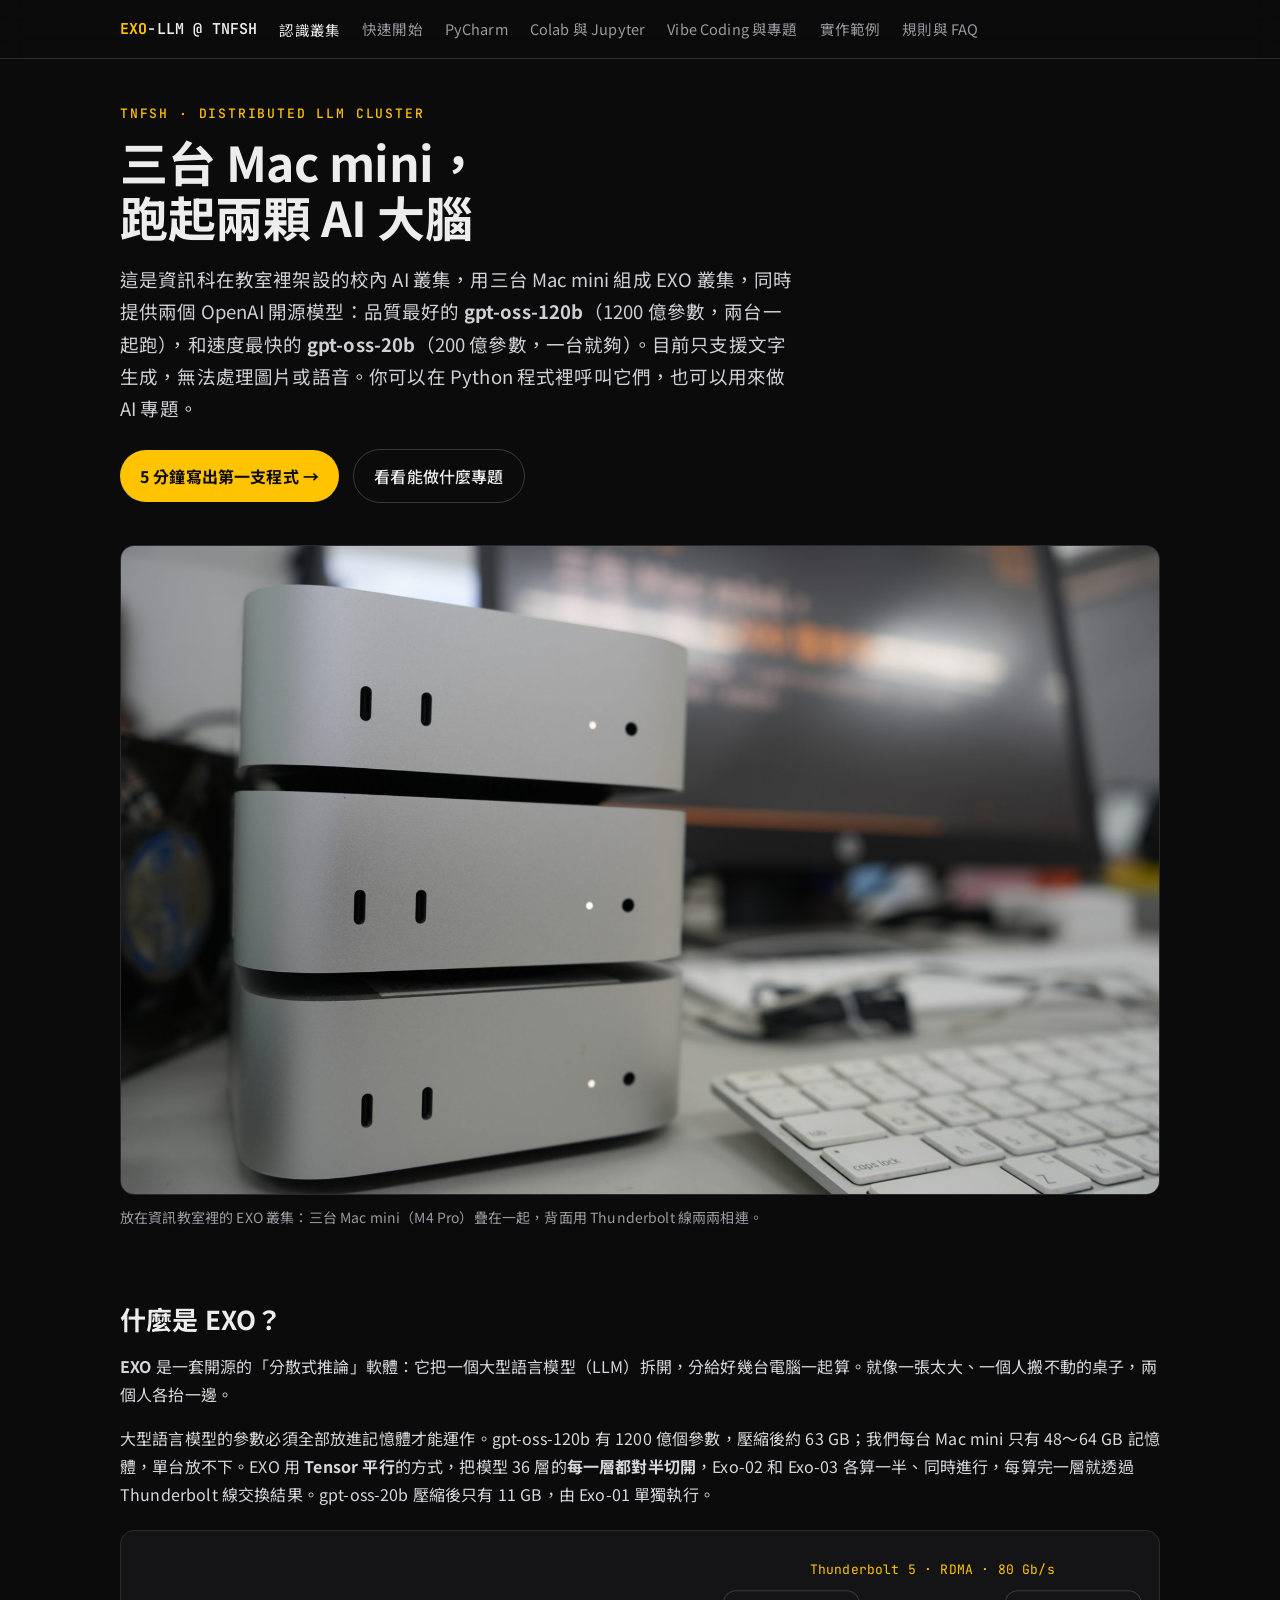
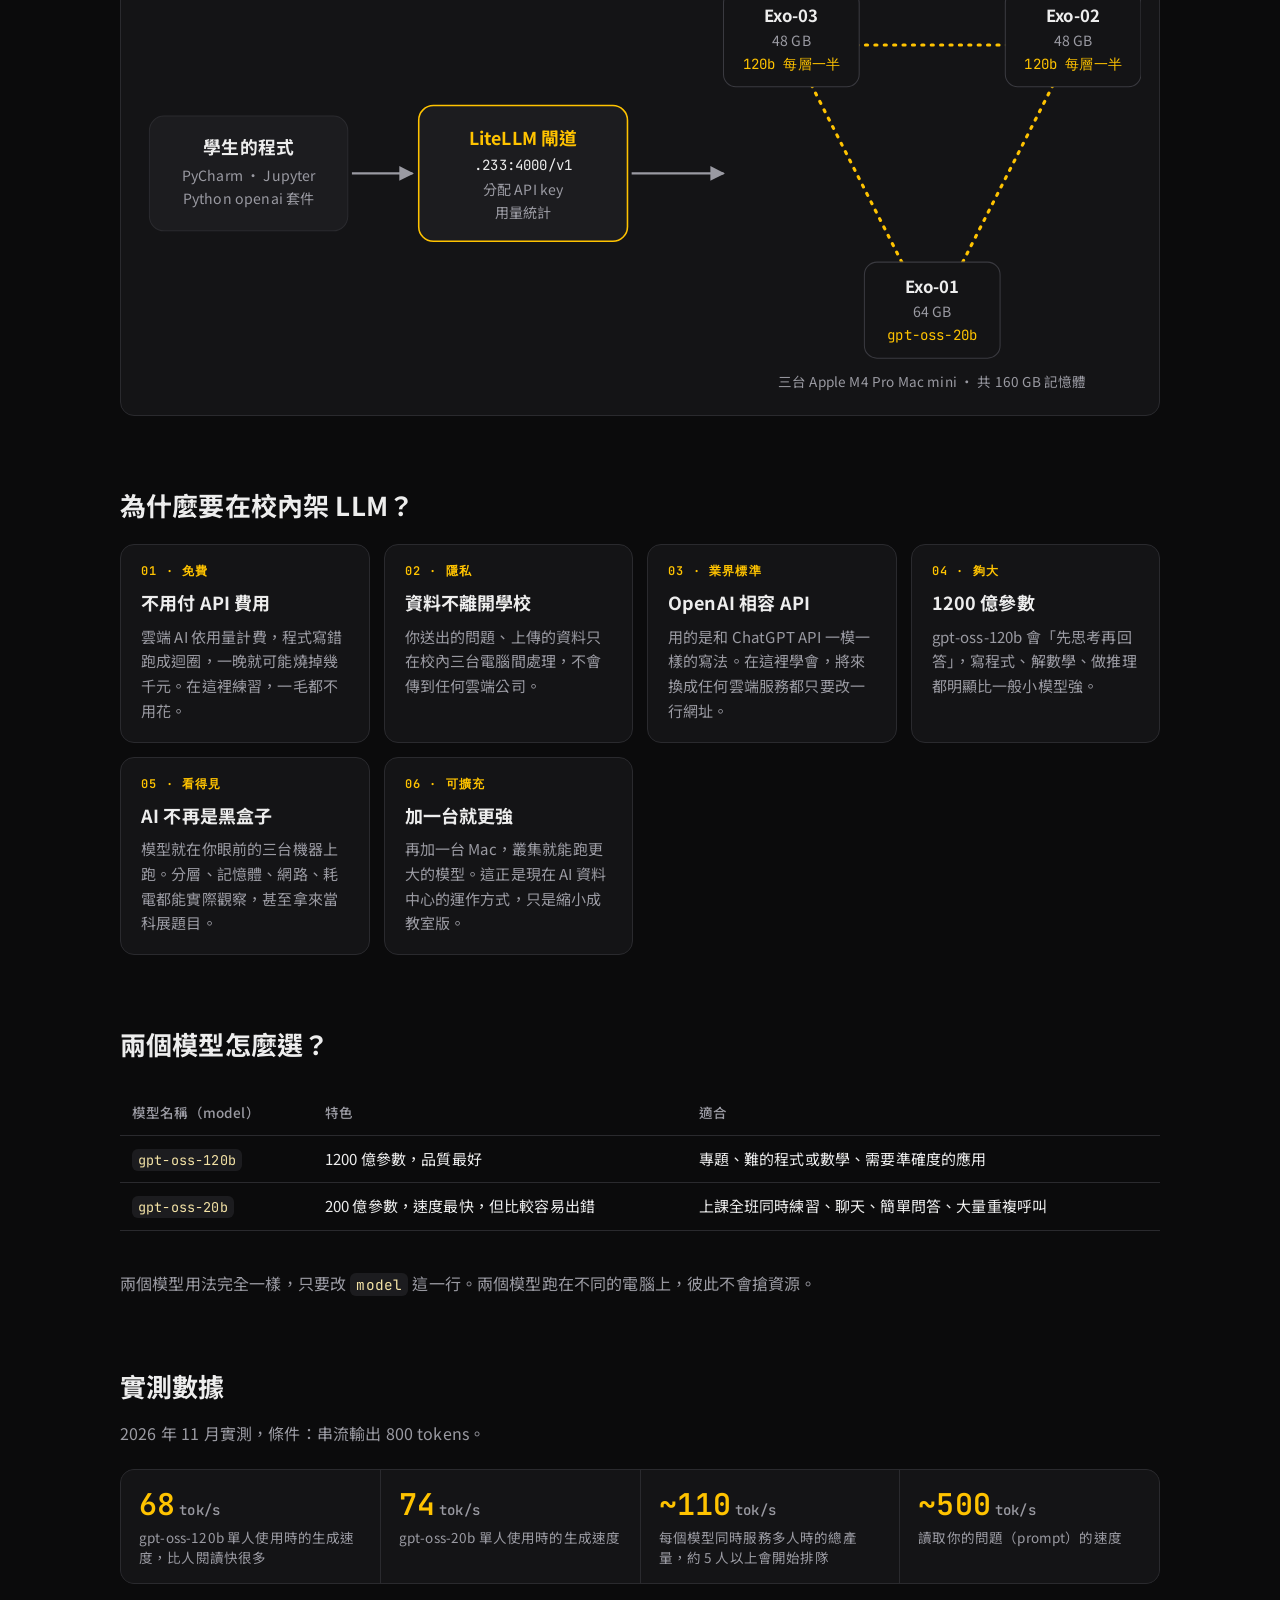
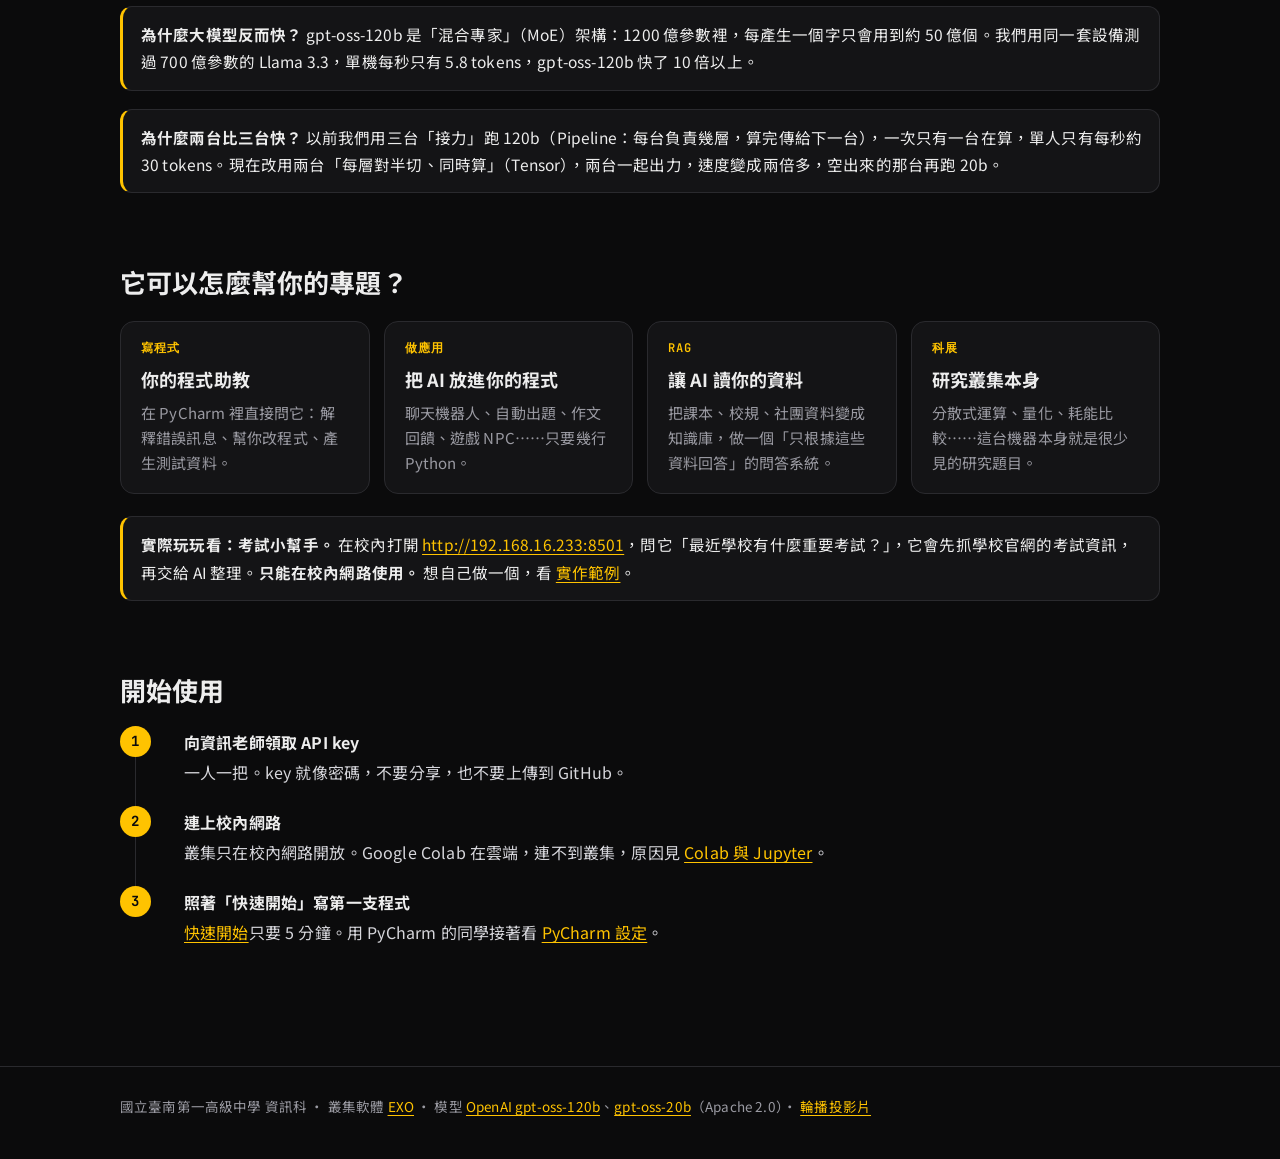
<file: index.html>
<!doctype html>
<html lang="zh-Hant">
<head>
<meta charset="utf-8">
<meta name="viewport" content="width=device-width, initial-scale=1">
<title>TNFSH EXO-LLM</title>
<meta name="description" content="臺南一中校內 AI 叢集：三台 Mac mini 用 Thunderbolt 串起來，同時提供 1200 億參數的 gpt-oss-120b 與快速的 gpt-oss-20b，給 Python 與 AI 專題使用。">
<link rel="preconnect" href="https://fonts.googleapis.com">
<link rel="preconnect" href="https://fonts.gstatic.com" crossorigin>
<link href="https://fonts.googleapis.com/css2?family=JetBrains+Mono:wght@500;600&family=Noto+Sans+TC:wght@400;500;700&display=swap" rel="stylesheet">
<link rel="stylesheet" href="assets/site.css">
</head>
<body>
<nav class="nav"><div class="nav-in">
  <a class="brand" href="index.html"><b>EXO</b>-LLM @ TNFSH</a>
  <a class="l" href="index.html">認識叢集</a>
  <a class="l" href="start.html">快速開始</a>
  <a class="l" href="pycharm.html">PyCharm</a>
  <a class="l" href="colab.html">Colab 與 Jupyter</a>
  <a class="l" href="vibe.html">Vibe Coding 與專題</a>
  <a class="l" href="exambot.html">實作範例</a>
  <a class="l" href="faq.html">規則與 FAQ</a>
</div></nav>

<main class="wrap wide">
  <div class="eyebrow">TNFSH · Distributed LLM Cluster</div>
  <h1>三台 Mac mini，<br>跑起兩顆 AI 大腦</h1>
  <p class="lead">這是資訊科在教室裡架設的校內 AI 叢集，用三台 Mac mini 組成 EXO 叢集，同時提供兩個 OpenAI 開源模型：品質最好的 <b>gpt-oss-120b</b>（1200 億參數，兩台一起跑），和速度最快的 <b>gpt-oss-20b</b>（200 億參數，一台就夠）。目前只支援文字生成，無法處理圖片或語音。你可以在 Python 程式裡呼叫它們，也可以用來做 AI 專題。</p>
  <p>
    <a class="btn" href="start.html">5 分鐘寫出第一支程式 →</a>
    <a class="btn ghost" href="vibe.html">看看能做什麼專題</a>
  </p>

  <figure class="photo">
    <img src="assets/exo-cluster.jpg" width="1800" height="1200" alt="三台銀色 Mac mini 疊在一起，前方電源燈亮著，後方是顯示器與鍵盤">
    <figcaption>放在資訊教室裡的 EXO 叢集：三台 Mac mini（M4 Pro）疊在一起，背面用 Thunderbolt 線兩兩相連。</figcaption>
  </figure>

  <h2>什麼是 EXO？</h2>
  <p><b>EXO</b> 是一套開源的「分散式推論」軟體：它把一個大型語言模型（LLM）拆開，分給好幾台電腦一起算。就像一張太大、一個人搬不動的桌子，兩個人各抬一邊。</p>
  <p>大型語言模型的參數必須全部放進記憶體才能運作。gpt-oss-120b 有 1200 億個參數，壓縮後約 63 GB；我們每台 Mac mini 只有 48～64 GB 記憶體，單台放不下。EXO 用 <b>Tensor 平行</b>的方式，把模型 36 層的<b>每一層都對半切開</b>，Exo-02 和 Exo-03 各算一半、同時進行，每算完一層就透過 Thunderbolt 線交換結果。gpt-oss-20b 壓縮後只有 11 GB，由 Exo-01 單獨執行。</p>

  <div class="diagram" role="img" aria-label="架構圖：學生透過 LiteLLM 閘道連到 EXO 叢集；Exo-02 與 Exo-03 以 Thunderbolt RDMA 合跑 gpt-oss-120b，Exo-01 單獨跑 gpt-oss-20b">
    <svg viewBox="0 0 960 430" xmlns="http://www.w3.org/2000/svg" font-family="Noto Sans TC, PingFang TC, sans-serif">
      <defs>
        <marker id="ar" viewBox="0 0 10 10" refX="9" refY="5" markerWidth="7" markerHeight="7" orient="auto"><path d="M0 0L10 5L0 10z" fill="#9a9aa2"/></marker>
      </defs>
      <!-- 學生 -->
      <rect x="10" y="160" width="190" height="110" rx="14" fill="#1c1c1f" stroke="#2a2a2e"/>
      <text x="105" y="196" text-anchor="middle" fill="#ededed" font-size="17" font-weight="700">學生的程式</text>
      <text x="105" y="222" text-anchor="middle" fill="#9a9aa2" font-size="13.5">PyCharm · Jupyter</text>
      <text x="105" y="244" text-anchor="middle" fill="#9a9aa2" font-size="13.5">Python openai 套件</text>
      <line x1="204" y1="215" x2="262" y2="215" stroke="#9a9aa2" stroke-width="2" marker-end="url(#ar)"/>
      <!-- 閘道 -->
      <rect x="268" y="150" width="200" height="130" rx="14" fill="#1c1c1f" stroke="#ffc300" stroke-width="1.5"/>
      <text x="368" y="188" text-anchor="middle" fill="#ffc300" font-size="17" font-weight="700">LiteLLM 閘道</text>
      <text x="368" y="212" text-anchor="middle" fill="#ededed" font-size="13.5" font-family="JetBrains Mono, monospace">.233:4000/v1</text>
      <text x="368" y="236" text-anchor="middle" fill="#9a9aa2" font-size="13.5">分配 API key</text>
      <text x="368" y="258" text-anchor="middle" fill="#9a9aa2" font-size="13.5">用量統計</text>
      <line x1="472" y1="215" x2="560" y2="215" stroke="#9a9aa2" stroke-width="2" marker-end="url(#ar)"/>
      <!-- Thunderbolt 三角 -->
      <g stroke="#ffc300" stroke-width="3" stroke-dasharray="2 7" stroke-linecap="round">
        <line x1="660" y1="92" x2="860" y2="92"/>
        <line x1="640" y1="122" x2="740" y2="318"/>
        <line x1="880" y1="122" x2="780" y2="318"/>
      </g>
      <text x="760" y="24" text-anchor="middle" fill="#ffc300" font-size="12.5" font-family="JetBrains Mono, monospace">Thunderbolt 5 · RDMA · 80 Gb/s</text>
      <!-- 節點 -->
      <g font-size="13.5">
        <rect x="560" y="40" width="130" height="92" rx="12" fill="#141416" stroke="#3a3a40"/>
        <text x="625" y="70" text-anchor="middle" fill="#ededed" font-size="16" font-weight="700">Exo-03</text>
        <text x="625" y="93" text-anchor="middle" fill="#9a9aa2">48 GB</text>
        <text x="625" y="115" text-anchor="middle" fill="#ffc300" font-family="JetBrains Mono, monospace">120b 每層一半</text>

        <rect x="830" y="40" width="130" height="92" rx="12" fill="#141416" stroke="#3a3a40"/>
        <text x="895" y="70" text-anchor="middle" fill="#ededed" font-size="16" font-weight="700">Exo-02</text>
        <text x="895" y="93" text-anchor="middle" fill="#9a9aa2">48 GB</text>
        <text x="895" y="115" text-anchor="middle" fill="#ffc300" font-family="JetBrains Mono, monospace">120b 每層一半</text>

        <rect x="695" y="300" width="130" height="92" rx="12" fill="#141416" stroke="#3a3a40"/>
        <text x="760" y="330" text-anchor="middle" fill="#ededed" font-size="16" font-weight="700">Exo-01</text>
        <text x="760" y="353" text-anchor="middle" fill="#9a9aa2">64 GB</text>
        <text x="760" y="375" text-anchor="middle" fill="#ffc300" font-family="JetBrains Mono, monospace">gpt-oss-20b</text>
      </g>
      <text x="760" y="420" text-anchor="middle" fill="#9a9aa2" font-size="13">三台 Apple M4 Pro Mac mini · 共 160 GB 記憶體</text>
    </svg>
  </div>

  <h2>為什麼要在校內架 LLM？</h2>
  <div class="grid">
    <div class="card"><div class="k">01 · 免費</div><h3>不用付 API 費用</h3><p>雲端 AI 依用量計費，程式寫錯跑成迴圈，一晚就可能燒掉幾千元。在這裡練習，一毛都不用花。</p></div>
    <div class="card"><div class="k">02 · 隱私</div><h3>資料不離開學校</h3><p>你送出的問題、上傳的資料只在校內三台電腦間處理，不會傳到任何雲端公司。</p></div>
    <div class="card"><div class="k">03 · 業界標準</div><h3>OpenAI 相容 API</h3><p>用的是和 ChatGPT API 一模一樣的寫法。在這裡學會，將來換成任何雲端服務都只要改一行網址。</p></div>
    <div class="card"><div class="k">04 · 夠大</div><h3>1200 億參數</h3><p>gpt-oss-120b 會「先思考再回答」，寫程式、解數學、做推理都明顯比一般小模型強。</p></div>
    <div class="card"><div class="k">05 · 看得見</div><h3>AI 不再是黑盒子</h3><p>模型就在你眼前的三台機器上跑。分層、記憶體、網路、耗電都能實際觀察，甚至拿來當科展題目。</p></div>
    <div class="card"><div class="k">06 · 可擴充</div><h3>加一台就更強</h3><p>再加一台 Mac，叢集就能跑更大的模型。這正是現在 AI 資料中心的運作方式，只是縮小成教室版。</p></div>
  </div>

  <h2>兩個模型怎麼選？</h2>
  <div class="tbl"><table>
    <tr><th>模型名稱（model）</th><th>特色</th><th>適合</th></tr>
    <tr><td><code>gpt-oss-120b</code></td><td>1200 億參數，品質最好</td><td>專題、難的程式或數學、需要準確度的應用</td></tr>
    <tr><td><code>gpt-oss-20b</code></td><td>200 億參數，速度最快，但比較容易出錯</td><td>上課全班同時練習、聊天、簡單問答、大量重複呼叫</td></tr>
  </table></div>
  <p class="muted">兩個模型用法完全一樣，只要改 <code>model</code> 這一行。兩個模型跑在不同的電腦上，彼此不會搶資源。</p>

  <h2>實測數據</h2>
  <p class="muted">2026 年 11 月實測，條件：串流輸出 800 tokens。</p>
  <div class="stats">
    <div class="stat"><div class="v">68<small>tok/s</small></div><div class="d">gpt-oss-120b 單人使用時的生成速度，比人閱讀快很多</div></div>
    <div class="stat"><div class="v">74<small>tok/s</small></div><div class="d">gpt-oss-20b 單人使用時的生成速度</div></div>
    <div class="stat"><div class="v">~110<small>tok/s</small></div><div class="d">每個模型同時服務多人時的總產量，約 5 人以上會開始排隊</div></div>
    <div class="stat"><div class="v">~500<small>tok/s</small></div><div class="d">讀取你的問題（prompt）的速度</div></div>
  </div>
  <div class="note"><b>為什麼大模型反而快？</b> gpt-oss-120b 是「混合專家」（MoE）架構：1200 億參數裡，每產生一個字只會用到約 50 億個。我們用同一套設備測過 700 億參數的 Llama 3.3，單機每秒只有 5.8 tokens，gpt-oss-120b 快了 10 倍以上。</div>
  <div class="note"><b>為什麼兩台比三台快？</b> 以前我們用三台「接力」跑 120b（Pipeline：每台負責幾層，算完傳給下一台），一次只有一台在算，單人只有每秒約 30 tokens。現在改用兩台「每層對半切、同時算」（Tensor），兩台一起出力，速度變成兩倍多，空出來的那台再跑 20b。</div>

  <h2>它可以怎麼幫你的專題？</h2>
  <div class="grid">
    <a class="card" href="vibe.html#coding"><div class="k">寫程式</div><h3>你的程式助教</h3><p>在 PyCharm 裡直接問它：解釋錯誤訊息、幫你改程式、產生測試資料。</p></a>
    <a class="card" href="vibe.html#app"><div class="k">做應用</div><h3>把 AI 放進你的程式</h3><p>聊天機器人、自動出題、作文回饋、遊戲 NPC……只要幾行 Python。</p></a>
    <a class="card" href="vibe.html#rag"><div class="k">RAG</div><h3>讓 AI 讀你的資料</h3><p>把課本、校規、社團資料變成知識庫，做一個「只根據這些資料回答」的問答系統。</p></a>
    <a class="card" href="vibe.html#research"><div class="k">科展</div><h3>研究叢集本身</h3><p>分散式運算、量化、耗能比較……這台機器本身就是很少見的研究題目。</p></a>
  </div>
  <div class="note"><b>實際玩玩看：考試小幫手。</b> 在校內打開 <a href="http://192.168.16.233:8501">http://192.168.16.233:8501</a>，問它「最近學校有什麼重要考試？」，它會先抓學校官網的考試資訊，再交給 AI 整理。<b>只能在校內網路使用。</b> 想自己做一個，看 <a href="exambot.html">實作範例</a>。</div>

  <h2>開始使用</h2>
  <ol class="steps">
    <li><b>向資訊老師領取 API key</b>一人一把。key 就像密碼，不要分享，也不要上傳到 GitHub。</li>
    <li><b>連上校內網路</b>叢集只在校內網路開放。Google Colab 在雲端，連不到叢集，原因見 <a href="colab.html">Colab 與 Jupyter</a>。</li>
    <li><b>照著「快速開始」寫第一支程式</b><a href="start.html">快速開始</a>只要 5 分鐘。用 PyCharm 的同學接著看 <a href="pycharm.html">PyCharm 設定</a>。</li>
  </ol>
</main>

<footer><div class="wrap wide">國立臺南第一高級中學 資訊科 · 叢集軟體 <a href="https://github.com/exo-explore/exo">EXO</a> · 模型 <a href="https://huggingface.co/openai/gpt-oss-120b">OpenAI gpt-oss-120b</a>、<a href="https://huggingface.co/openai/gpt-oss-20b">gpt-oss-20b</a>（Apache 2.0）· <a href="slides.html">輪播投影片</a></div></footer>
<script src="assets/site.js"></script>
</body>
</html>
</file>
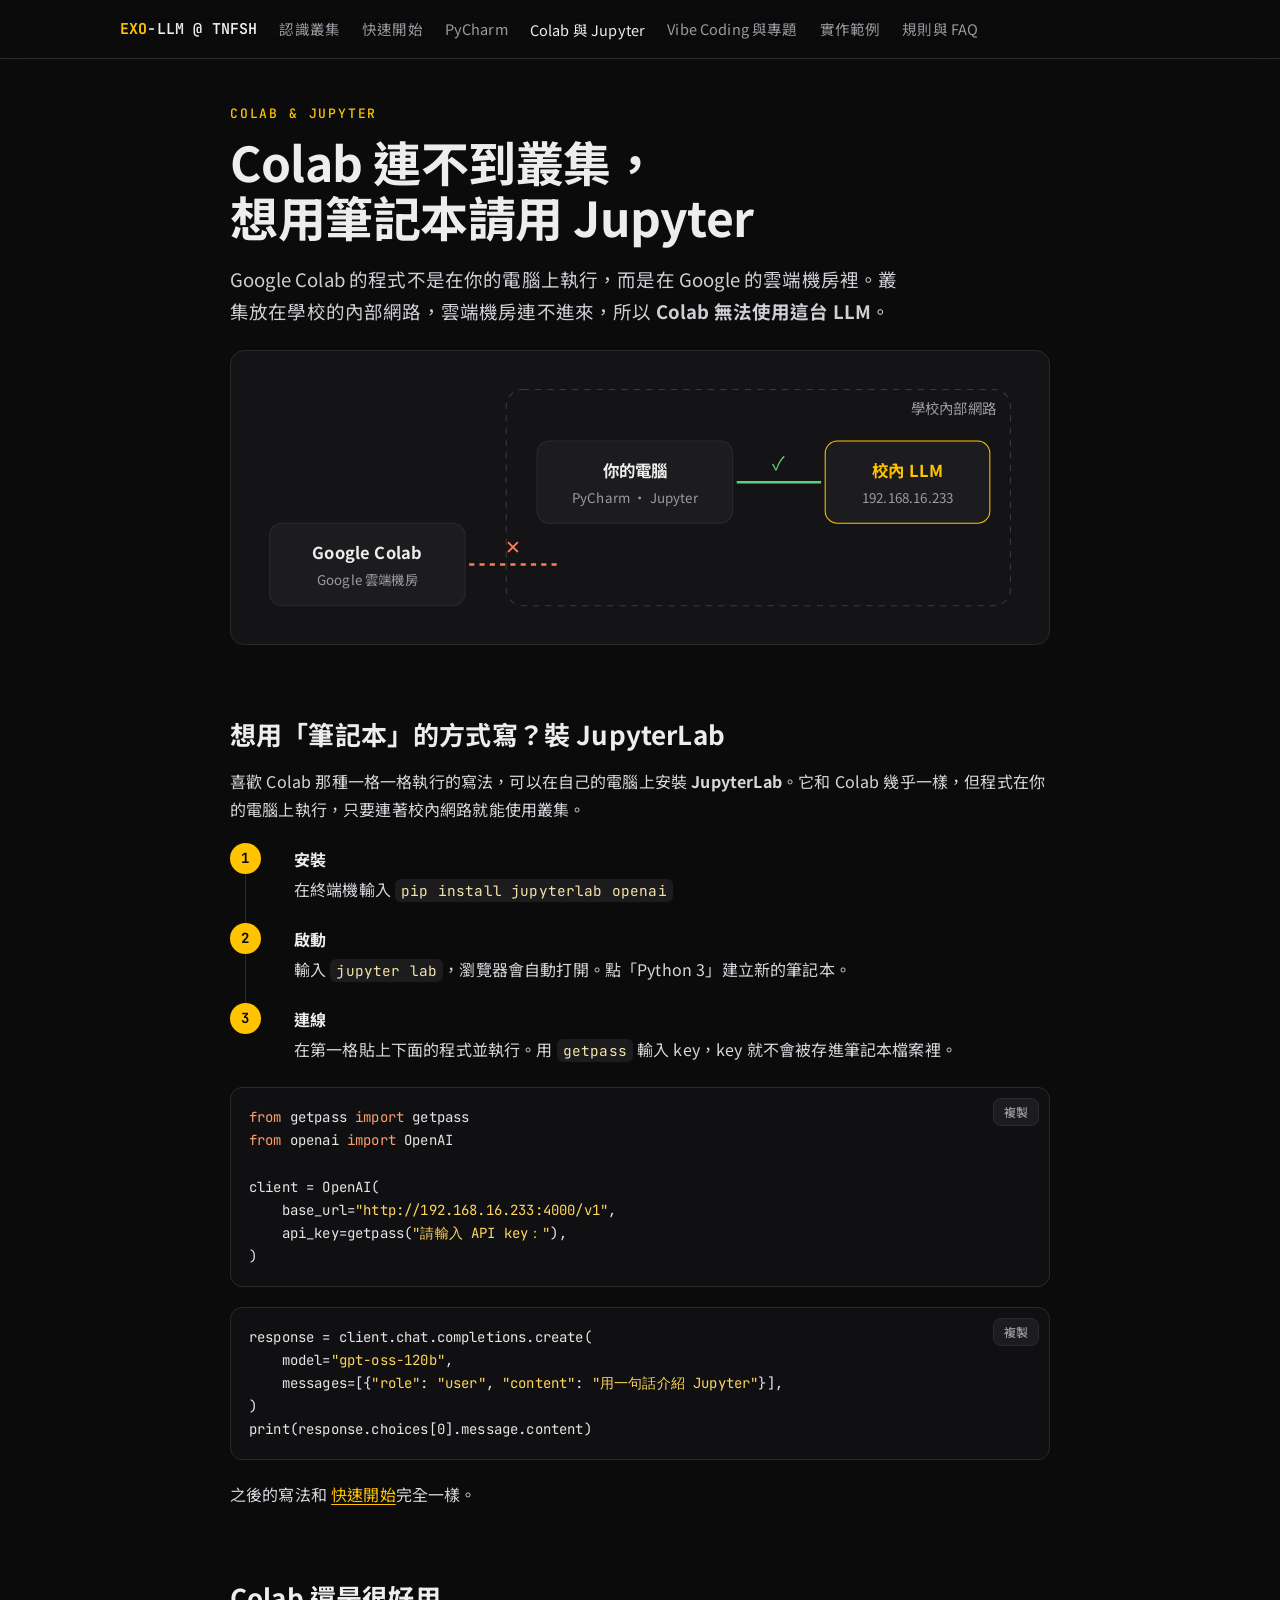
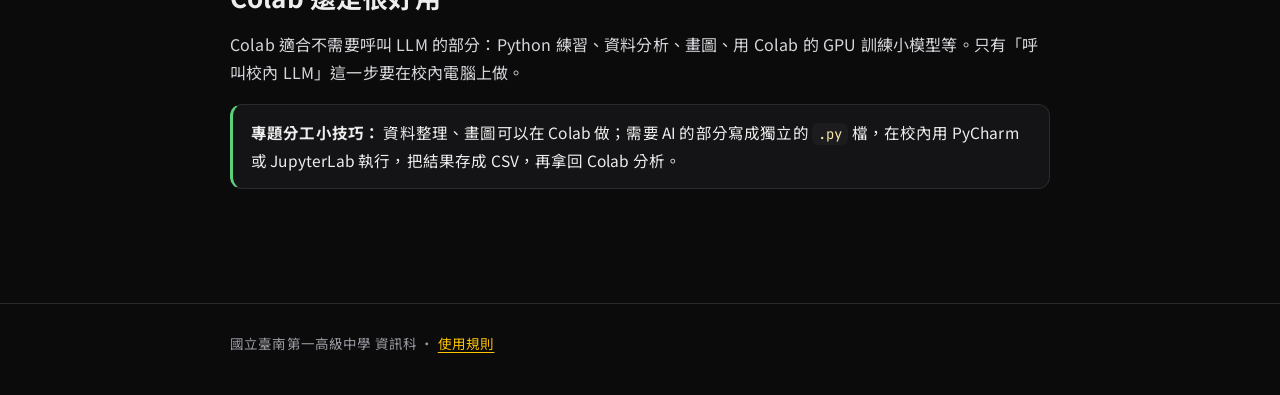
<file: colab.html>
<!doctype html>
<html lang="zh-Hant">
<head>
<meta charset="utf-8">
<meta name="viewport" content="width=device-width, initial-scale=1">
<title>Colab 與 Jupyter · EXO-LLM</title>
<link rel="preconnect" href="https://fonts.googleapis.com">
<link rel="preconnect" href="https://fonts.gstatic.com" crossorigin>
<link href="https://fonts.googleapis.com/css2?family=JetBrains+Mono:wght@500;600&family=Noto+Sans+TC:wght@400;500;700&display=swap" rel="stylesheet">
<link rel="stylesheet" href="assets/site.css">
</head>
<body>
<nav class="nav"><div class="nav-in">
  <a class="brand" href="index.html"><b>EXO</b>-LLM @ TNFSH</a>
  <a class="l" href="index.html">認識叢集</a>
  <a class="l" href="start.html">快速開始</a>
  <a class="l" href="pycharm.html">PyCharm</a>
  <a class="l" href="colab.html">Colab 與 Jupyter</a>
  <a class="l" href="vibe.html">Vibe Coding 與專題</a>
  <a class="l" href="exambot.html">實作範例</a>
  <a class="l" href="faq.html">規則與 FAQ</a>
</div></nav>

<main class="wrap">
  <div class="eyebrow">Colab &amp; Jupyter</div>
  <h1>Colab 連不到叢集，<br>想用筆記本請用 Jupyter</h1>
  <p class="lead">Google Colab 的程式不是在你的電腦上執行，而是在 Google 的雲端機房裡。叢集放在學校的內部網路，雲端機房連不進來，所以 <b>Colab 無法使用這台 LLM</b>。</p>

  <div class="diagram" role="img" aria-label="示意圖：校內電腦可以連到叢集，Google Colab 在校外連不到">
    <svg viewBox="0 0 760 250" xmlns="http://www.w3.org/2000/svg" font-family="Noto Sans TC, PingFang TC, sans-serif">
      <rect x="250" y="20" width="490" height="210" rx="16" fill="none" stroke="#3a3a40" stroke-dasharray="6 6"/>
      <text x="726" y="44" text-anchor="end" fill="#9a9aa2" font-size="14">學校內部網路</text>
      <rect x="280" y="70" width="190" height="80" rx="12" fill="#1c1c1f" stroke="#2a2a2e"/>
      <text x="375" y="105" text-anchor="middle" fill="#ededed" font-size="16" font-weight="700">你的電腦</text>
      <text x="375" y="130" text-anchor="middle" fill="#9a9aa2" font-size="13">PyCharm · Jupyter</text>
      <line x1="474" y1="110" x2="556" y2="110" stroke="#5ad17a" stroke-width="2.5"/>
      <text x="515" y="98" text-anchor="middle" fill="#5ad17a" font-size="18">✓</text>
      <rect x="560" y="70" width="160" height="80" rx="12" fill="#1c1c1f" stroke="#ffc300"/>
      <text x="640" y="105" text-anchor="middle" fill="#ffc300" font-size="16" font-weight="700">校內 LLM</text>
      <text x="640" y="130" text-anchor="middle" fill="#9a9aa2" font-size="13">192.168.16.233</text>
      <rect x="20" y="150" width="190" height="80" rx="12" fill="#1c1c1f" stroke="#2a2a2e"/>
      <text x="115" y="185" text-anchor="middle" fill="#ededed" font-size="16" font-weight="700">Google Colab</text>
      <text x="115" y="210" text-anchor="middle" fill="#9a9aa2" font-size="13">Google 雲端機房</text>
      <line x1="214" y1="190" x2="300" y2="190" stroke="#ff7a59" stroke-width="2.5" stroke-dasharray="5 5"/>
      <text x="257" y="180" text-anchor="middle" fill="#ff7a59" font-size="18">✕</text>
    </svg>
  </div>

  <h2>想用「筆記本」的方式寫？裝 JupyterLab</h2>
  <p>喜歡 Colab 那種一格一格執行的寫法，可以在自己的電腦上安裝 <b>JupyterLab</b>。它和 Colab 幾乎一樣，但程式在你的電腦上執行，只要連著校內網路就能使用叢集。</p>
  <ol class="steps">
    <li><b>安裝</b>在終端機輸入 <code>pip install jupyterlab openai</code></li>
    <li><b>啟動</b>輸入 <code>jupyter lab</code>，瀏覽器會自動打開。點「Python 3」建立新的筆記本。</li>
    <li><b>連線</b>在第一格貼上下面的程式並執行。用 <code>getpass</code> 輸入 key，key 就不會被存進筆記本檔案裡。</li>
  </ol>
  <pre><code><span class="k">from</span> getpass <span class="k">import</span> getpass
<span class="k">from</span> openai <span class="k">import</span> OpenAI

client = OpenAI(
    base_url=<span class="s">"http://192.168.16.233:4000/v1"</span>,
    api_key=getpass(<span class="s">"請輸入 API key："</span>),
)</code></pre>
  <pre><code>response = client.chat.completions.create(
    model=<span class="s">"gpt-oss-120b"</span>,
    messages=[{<span class="s">"role"</span>: <span class="s">"user"</span>, <span class="s">"content"</span>: <span class="s">"用一句話介紹 Jupyter"</span>}],
)
print(response.choices[0].message.content)</code></pre>
  <p>之後的寫法和 <a href="start.html">快速開始</a>完全一樣。</p>

  <h2>Colab 還是很好用</h2>
  <p>Colab 適合不需要呼叫 LLM 的部分：Python 練習、資料分析、畫圖、用 Colab 的 GPU 訓練小模型等。只有「呼叫校內 LLM」這一步要在校內電腦上做。</p>
  <div class="tip"><b>專題分工小技巧：</b> 資料整理、畫圖可以在 Colab 做；需要 AI 的部分寫成獨立的 <code>.py</code> 檔，在校內用 PyCharm 或 JupyterLab 執行，把結果存成 CSV，再拿回 Colab 分析。</div>
</main>

<footer><div class="wrap">國立臺南第一高級中學 資訊科 · <a href="faq.html">使用規則</a></div></footer>
<script src="assets/site.js"></script>
</body>
</html>
</file>
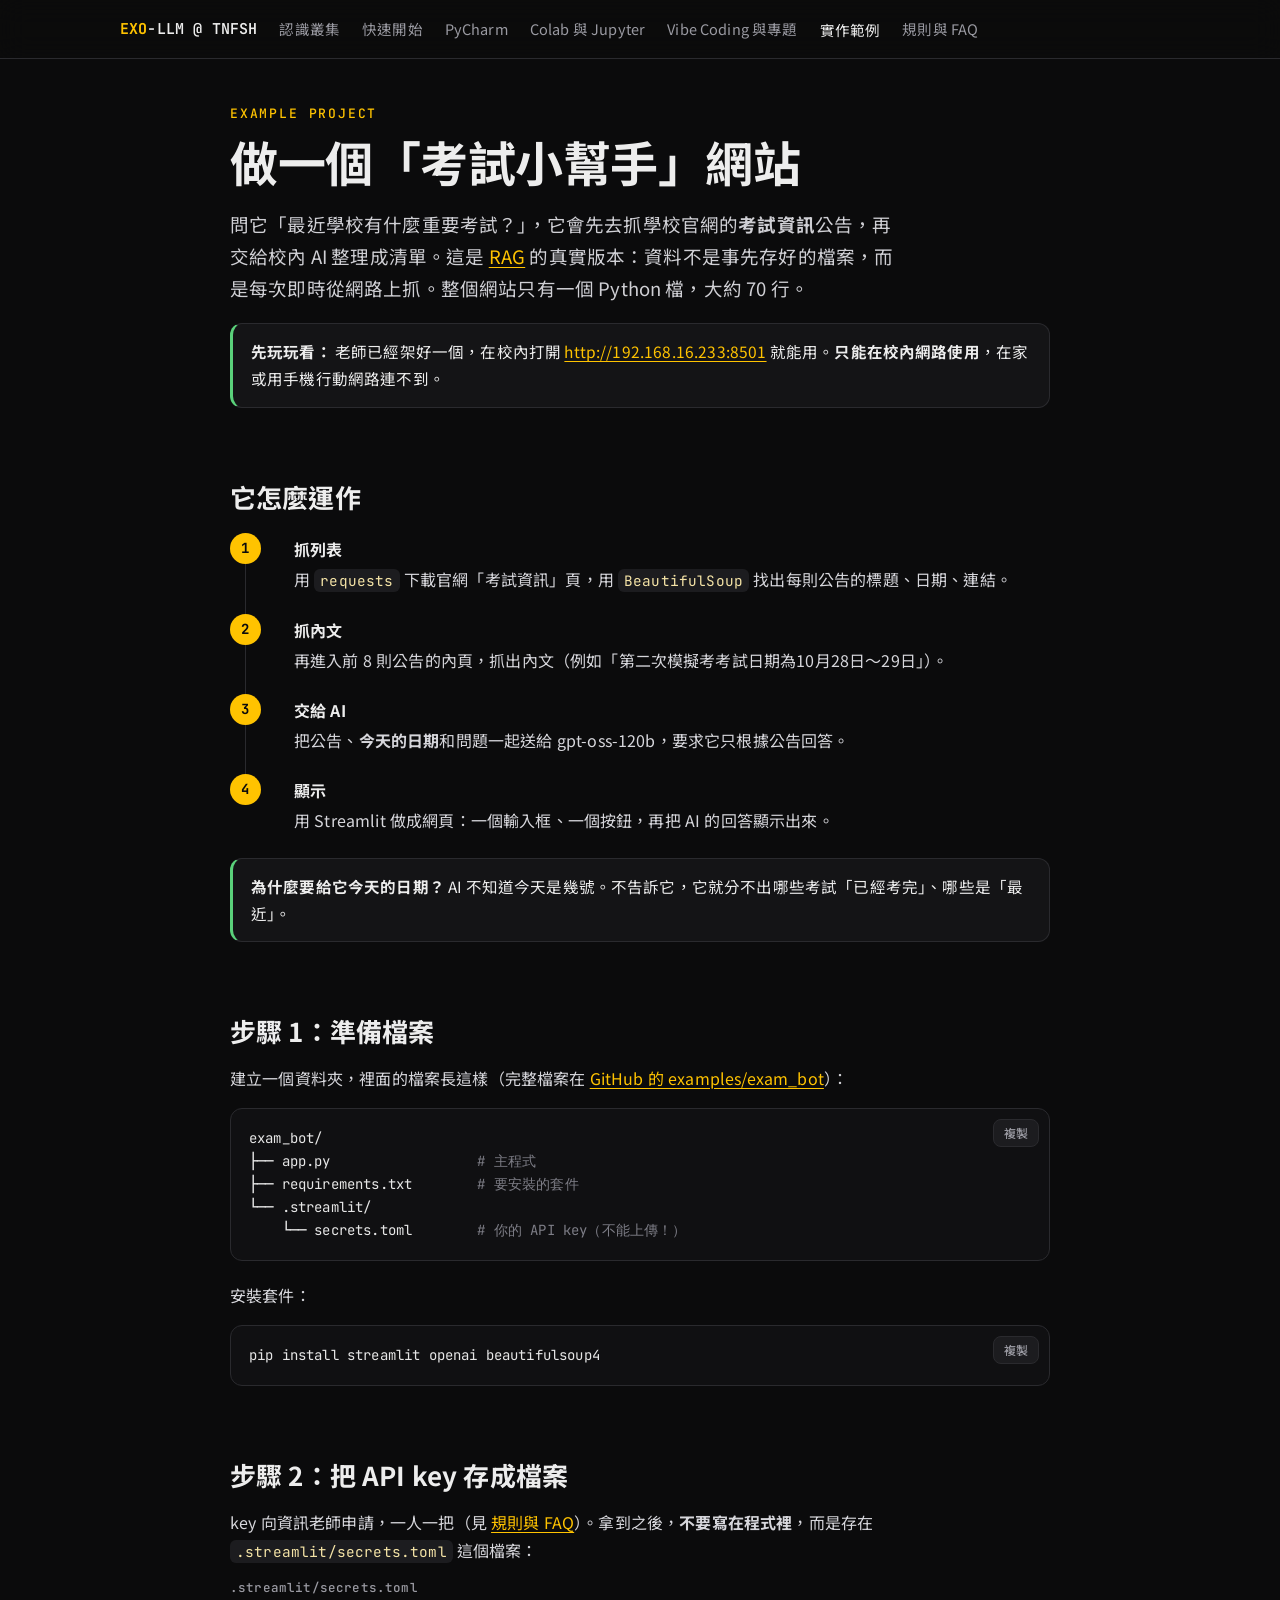
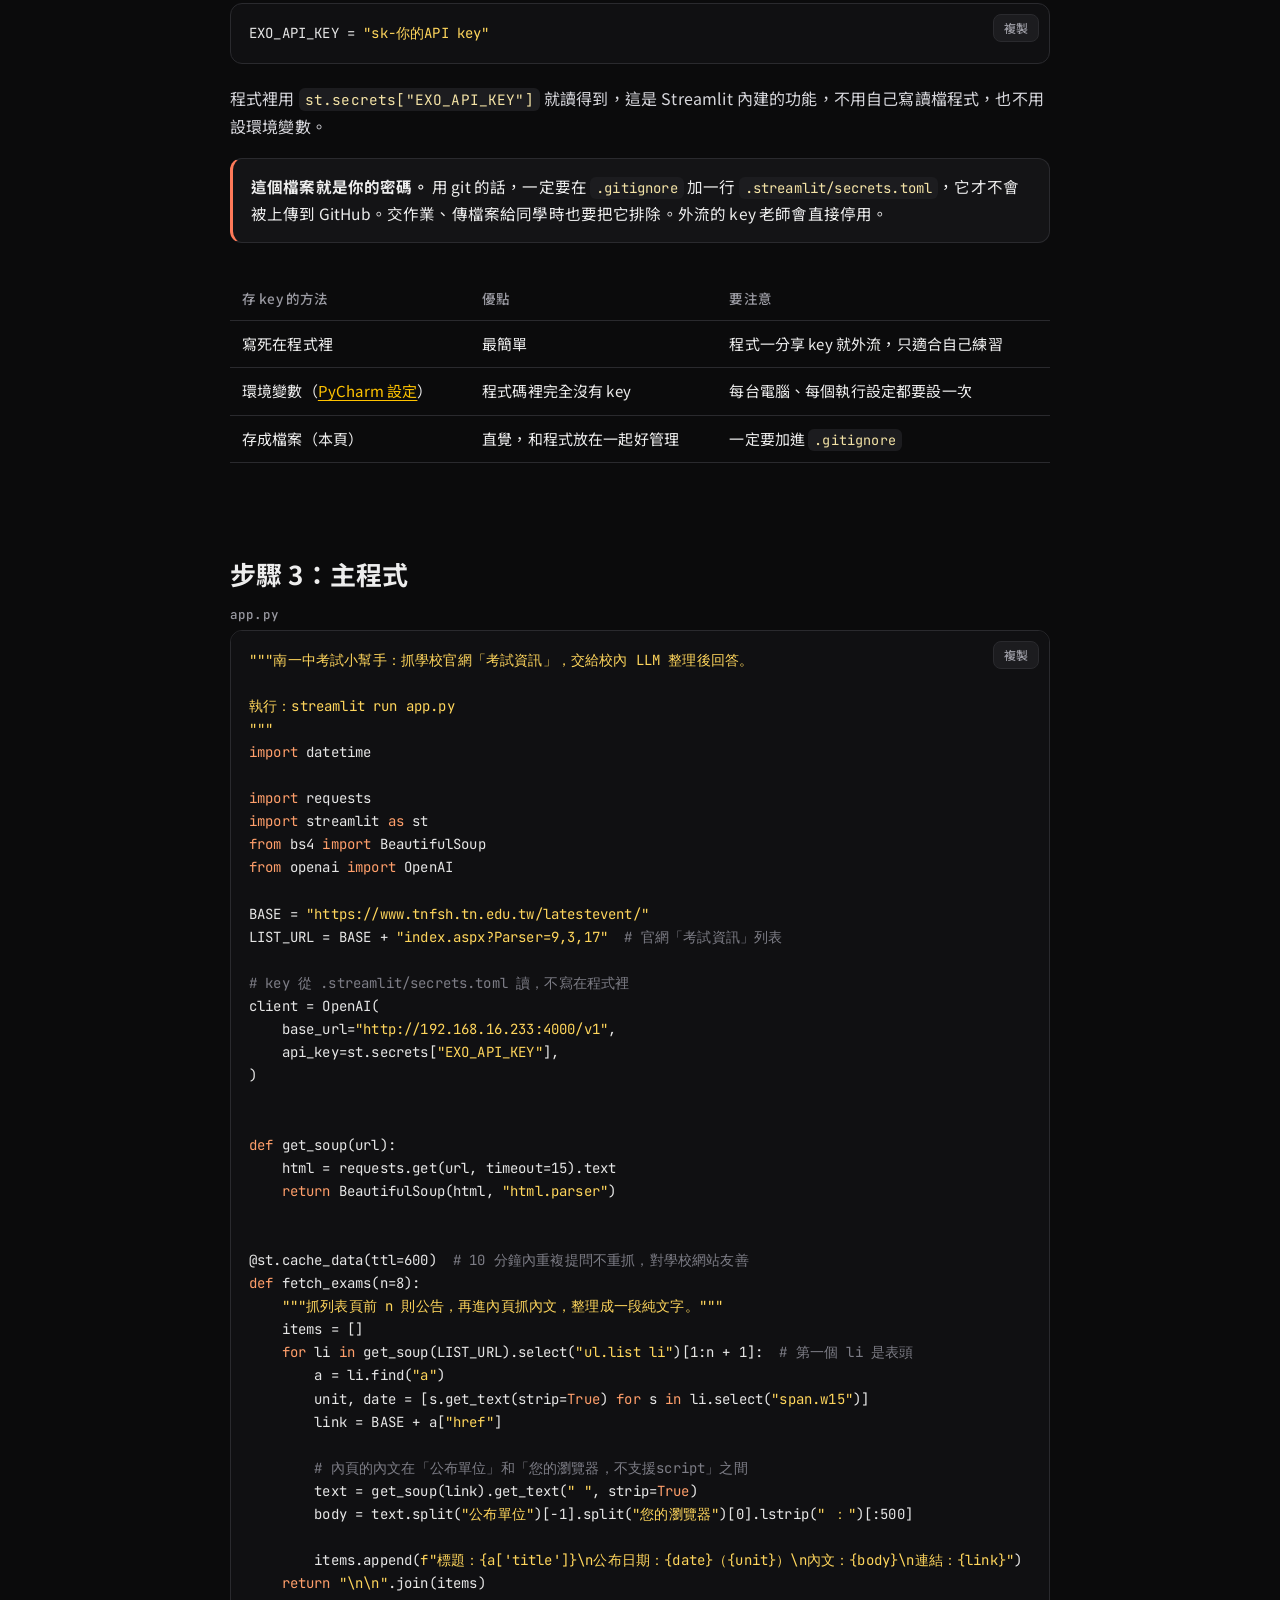
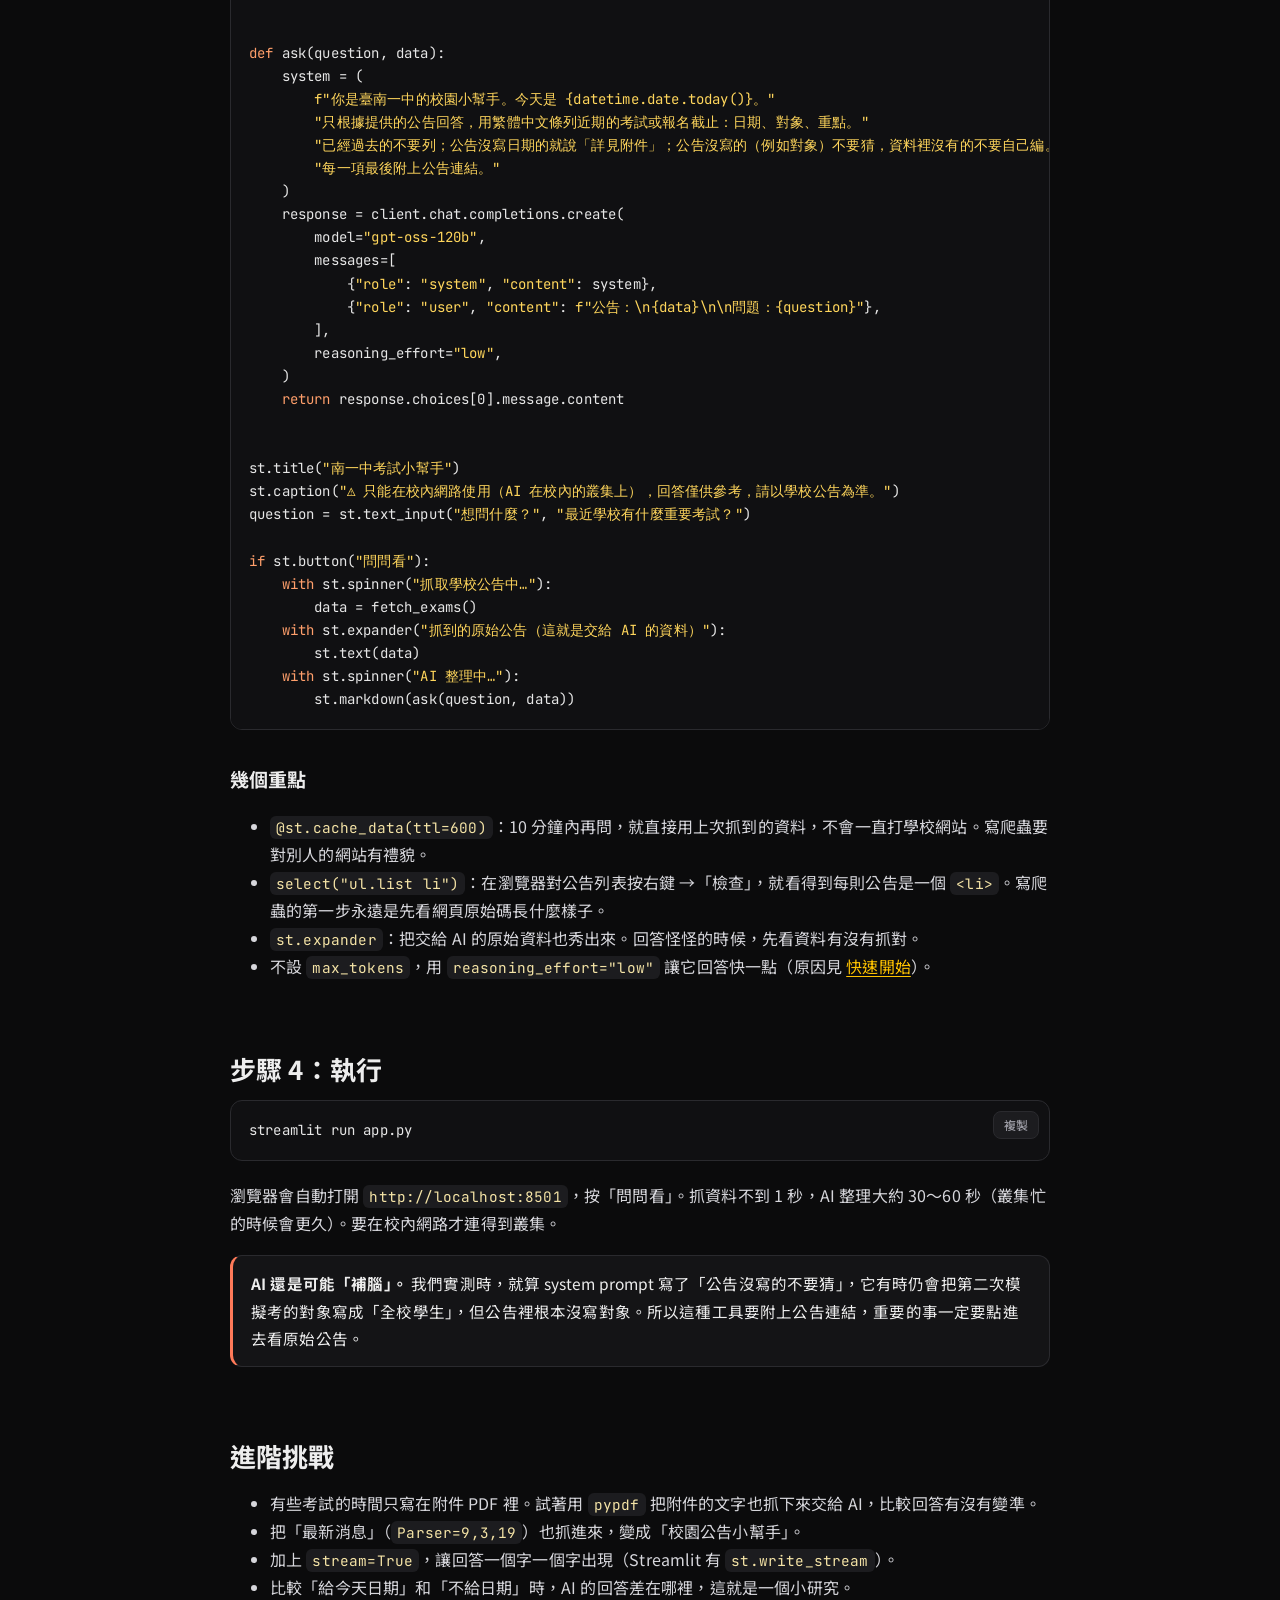
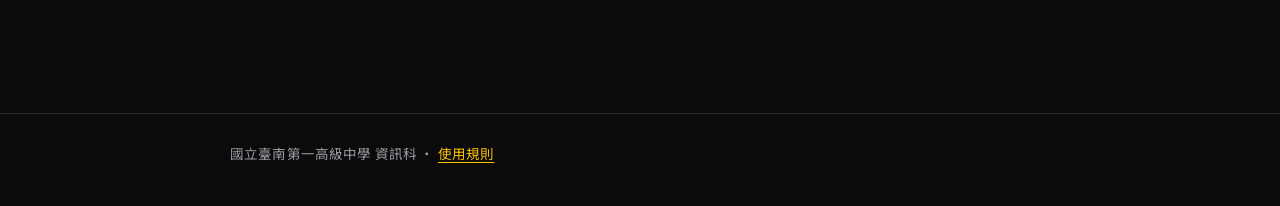
<file: exambot.html>
<!doctype html>
<html lang="zh-Hant">
<head>
<meta charset="utf-8">
<meta name="viewport" content="width=device-width, initial-scale=1">
<title>實作範例：考試小幫手 · EXO-LLM</title>
<link rel="preconnect" href="https://fonts.googleapis.com">
<link rel="preconnect" href="https://fonts.gstatic.com" crossorigin>
<link href="https://fonts.googleapis.com/css2?family=JetBrains+Mono:wght@500;600&family=Noto+Sans+TC:wght@400;500;700&display=swap" rel="stylesheet">
<link rel="stylesheet" href="assets/site.css">
</head>
<body>
<nav class="nav"><div class="nav-in">
  <a class="brand" href="index.html"><b>EXO</b>-LLM @ TNFSH</a>
  <a class="l" href="index.html">認識叢集</a>
  <a class="l" href="start.html">快速開始</a>
  <a class="l" href="pycharm.html">PyCharm</a>
  <a class="l" href="colab.html">Colab 與 Jupyter</a>
  <a class="l" href="vibe.html">Vibe Coding 與專題</a>
  <a class="l" href="exambot.html">實作範例</a>
  <a class="l" href="faq.html">規則與 FAQ</a>
</div></nav>

<main class="wrap">
  <div class="eyebrow">Example Project</div>
  <h1>做一個「考試小幫手」網站</h1>
  <p class="lead">問它「最近學校有什麼重要考試？」，它會先去抓學校官網的<b>考試資訊</b>公告，再交給校內 AI 整理成清單。這是 <a href="vibe.html#rag">RAG</a> 的真實版本：資料不是事先存好的檔案，而是每次即時從網路上抓。整個網站只有一個 Python 檔，大約 70 行。</p>

  <div class="tip"><b>先玩玩看：</b> 老師已經架好一個，在校內打開 <a href="http://192.168.16.233:8501">http://192.168.16.233:8501</a> 就能用。<b>只能在校內網路使用</b>，在家或用手機行動網路連不到。</div>

  <h2>它怎麼運作</h2>
  <ol class="steps">
    <li><b>抓列表</b>用 <code>requests</code> 下載官網「考試資訊」頁，用 <code>BeautifulSoup</code> 找出每則公告的標題、日期、連結。</li>
    <li><b>抓內文</b>再進入前 8 則公告的內頁，抓出內文（例如「第二次模擬考考試日期為10月28日～29日」）。</li>
    <li><b>交給 AI</b>把公告、<b>今天的日期</b>和問題一起送給 gpt-oss-120b，要求它只根據公告回答。</li>
    <li><b>顯示</b>用 Streamlit 做成網頁：一個輸入框、一個按鈕，再把 AI 的回答顯示出來。</li>
  </ol>
  <div class="tip"><b>為什麼要給它今天的日期？</b> AI 不知道今天是幾號。不告訴它，它就分不出哪些考試「已經考完」、哪些是「最近」。</div>

  <h2>步驟 1：準備檔案</h2>
  <p>建立一個資料夾，裡面的檔案長這樣（完整檔案在 <a href="https://github.com/letranger/exo-llm/tree/main/examples/exam_bot">GitHub 的 examples/exam_bot</a>）：</p>
  <pre><code>exam_bot/
├── app.py                  <span class="c"># 主程式</span>
├── requirements.txt        <span class="c"># 要安裝的套件</span>
└── .streamlit/
    └── secrets.toml        <span class="c"># 你的 API key（不能上傳！）</span></code></pre>
  <p>安裝套件：</p>
  <pre><code>pip install streamlit openai beautifulsoup4</code></pre>

  <h2 id="key">步驟 2：把 API key 存成檔案</h2>
  <p>key 向資訊老師申請，一人一把（見 <a href="faq.html">規則與 FAQ</a>）。拿到之後，<b>不要寫在程式裡</b>，而是存在 <code>.streamlit/secrets.toml</code> 這個檔案：</p>
  <div class="file">.streamlit/secrets.toml</div>
  <pre><code>EXO_API_KEY = <span class="s">"sk-你的API key"</span></code></pre>
  <p>程式裡用 <code>st.secrets["EXO_API_KEY"]</code> 就讀得到，這是 Streamlit 內建的功能，不用自己寫讀檔程式，也不用設環境變數。</p>
  <div class="warn"><b>這個檔案就是你的密碼。</b> 用 git 的話，一定要在 <code>.gitignore</code> 加一行 <code>.streamlit/secrets.toml</code>，它才不會被上傳到 GitHub。交作業、傳檔案給同學時也要把它排除。外流的 key 老師會直接停用。</div>

  <div class="tbl"><table>
    <tr><th>存 key 的方法</th><th>優點</th><th>要注意</th></tr>
    <tr><td>寫死在程式裡</td><td>最簡單</td><td>程式一分享 key 就外流，只適合自己練習</td></tr>
    <tr><td>環境變數（<a href="pycharm.html">PyCharm 設定</a>）</td><td>程式碼裡完全沒有 key</td><td>每台電腦、每個執行設定都要設一次</td></tr>
    <tr><td>存成檔案（本頁）</td><td>直覺，和程式放在一起好管理</td><td>一定要加進 <code>.gitignore</code></td></tr>
  </table></div>

  <h2>步驟 3：主程式</h2>
  <div class="file">app.py</div>
  <pre><code><span class="s">"""南一中考試小幫手：抓學校官網「考試資訊」，交給校內 LLM 整理後回答。

執行：streamlit run app.py
"""</span>
<span class="k">import</span> datetime

<span class="k">import</span> requests
<span class="k">import</span> streamlit <span class="k">as</span> st
<span class="k">from</span> bs4 <span class="k">import</span> BeautifulSoup
<span class="k">from</span> openai <span class="k">import</span> OpenAI

BASE = <span class="s">"https://www.tnfsh.tn.edu.tw/latestevent/"</span>
LIST_URL = BASE + <span class="s">"index.aspx?Parser=9,3,17"</span>  <span class="c"># 官網「考試資訊」列表</span>

<span class="c"># key 從 .streamlit/secrets.toml 讀，不寫在程式裡</span>
client = OpenAI(
    base_url=<span class="s">"http://192.168.16.233:4000/v1"</span>,
    api_key=st.secrets[<span class="s">"EXO_API_KEY"</span>],
)


<span class="k">def</span> get_soup(url):
    html = requests.get(url, timeout=15).text
    <span class="k">return</span> BeautifulSoup(html, <span class="s">"html.parser"</span>)


@st.cache_data(ttl=600)  <span class="c"># 10 分鐘內重複提問不重抓，對學校網站友善</span>
<span class="k">def</span> fetch_exams(n=8):
    <span class="s">"""抓列表頁前 n 則公告，再進內頁抓內文，整理成一段純文字。"""</span>
    items = []
    <span class="k">for</span> li <span class="k">in</span> get_soup(LIST_URL).select(<span class="s">"ul.list li"</span>)[1:n + 1]:  <span class="c"># 第一個 li 是表頭</span>
        a = li.find(<span class="s">"a"</span>)
        unit, date = [s.get_text(strip=<span class="k">True</span>) <span class="k">for</span> s <span class="k">in</span> li.select(<span class="s">"span.w15"</span>)]
        link = BASE + a[<span class="s">"href"</span>]

        <span class="c"># 內頁的內文在「公布單位」和「您的瀏覽器，不支援script」之間</span>
        text = get_soup(link).get_text(<span class="s">" "</span>, strip=<span class="k">True</span>)
        body = text.split(<span class="s">"公布單位"</span>)[-1].split(<span class="s">"您的瀏覽器"</span>)[0].lstrip(<span class="s">" ："</span>)[:500]

        items.append(<span class="s">f"標題：{a['title']}\n公布日期：{date}（{unit}）\n內文：{body}\n連結：{link}"</span>)
    <span class="k">return</span> <span class="s">"\n\n"</span>.join(items)


<span class="k">def</span> ask(question, data):
    system = (
        <span class="s">f"你是臺南一中的校園小幫手。今天是 {datetime.date.today()}。"</span>
        <span class="s">"只根據提供的公告回答，用繁體中文條列近期的考試或報名截止：日期、對象、重點。"</span>
        <span class="s">"已經過去的不要列；公告沒寫日期的就說「詳見附件」；公告沒寫的（例如對象）不要猜，資料裡沒有的不要自己編。"</span>
        <span class="s">"每一項最後附上公告連結。"</span>
    )
    response = client.chat.completions.create(
        model=<span class="s">"gpt-oss-120b"</span>,
        messages=[
            {<span class="s">"role"</span>: <span class="s">"system"</span>, <span class="s">"content"</span>: system},
            {<span class="s">"role"</span>: <span class="s">"user"</span>, <span class="s">"content"</span>: <span class="s">f"公告：\n{data}\n\n問題：{question}"</span>},
        ],
        reasoning_effort=<span class="s">"low"</span>,
    )
    <span class="k">return</span> response.choices[0].message.content


st.title(<span class="s">"南一中考試小幫手"</span>)
st.caption(<span class="s">"⚠️ 只能在校內網路使用（AI 在校內的叢集上），回答僅供參考，請以學校公告為準。"</span>)
question = st.text_input(<span class="s">"想問什麼？"</span>, <span class="s">"最近學校有什麼重要考試？"</span>)

<span class="k">if</span> st.button(<span class="s">"問問看"</span>):
    <span class="k">with</span> st.spinner(<span class="s">"抓取學校公告中…"</span>):
        data = fetch_exams()
    <span class="k">with</span> st.expander(<span class="s">"抓到的原始公告（這就是交給 AI 的資料）"</span>):
        st.text(data)
    <span class="k">with</span> st.spinner(<span class="s">"AI 整理中…"</span>):
        st.markdown(ask(question, data))</code></pre>

  <h3>幾個重點</h3>
  <ul>
    <li><code>@st.cache_data(ttl=600)</code>：10 分鐘內再問，就直接用上次抓到的資料，不會一直打學校網站。寫爬蟲要對別人的網站有禮貌。</li>
    <li><code>select("ul.list li")</code>：在瀏覽器對公告列表按右鍵 →「檢查」，就看得到每則公告是一個 <code>&lt;li&gt;</code>。寫爬蟲的第一步永遠是先看網頁原始碼長什麼樣子。</li>
    <li><code>st.expander</code>：把交給 AI 的原始資料也秀出來。回答怪怪的時候，先看資料有沒有抓對。</li>
    <li>不設 <code>max_tokens</code>，用 <code>reasoning_effort="low"</code> 讓它回答快一點（原因見 <a href="start.html">快速開始</a>）。</li>
  </ul>

  <h2>步驟 4：執行</h2>
  <pre><code>streamlit run app.py</code></pre>
  <p>瀏覽器會自動打開 <code>http://localhost:8501</code>，按「問問看」。抓資料不到 1 秒，AI 整理大約 30～60 秒（叢集忙的時候會更久）。要在校內網路才連得到叢集。</p>

  <div class="warn"><b>AI 還是可能「補腦」。</b> 我們實測時，就算 system prompt 寫了「公告沒寫的不要猜」，它有時仍會把第二次模擬考的對象寫成「全校學生」，但公告裡根本沒寫對象。所以這種工具要附上公告連結，重要的事一定要點進去看原始公告。</div>

  <h2>進階挑戰</h2>
  <ul>
    <li>有些考試的時間只寫在附件 PDF 裡。試著用 <code>pypdf</code> 把附件的文字也抓下來交給 AI，比較回答有沒有變準。</li>
    <li>把「最新消息」（<code>Parser=9,3,19</code>）也抓進來，變成「校園公告小幫手」。</li>
    <li>加上 <code>stream=True</code>，讓回答一個字一個字出現（Streamlit 有 <code>st.write_stream</code>）。</li>
    <li>比較「給今天日期」和「不給日期」時，AI 的回答差在哪裡，這就是一個小研究。</li>
  </ul>
</main>

<footer><div class="wrap">國立臺南第一高級中學 資訊科 · <a href="faq.html">使用規則</a></div></footer>
<script src="assets/site.js"></script>
</body>
</html>
</file>
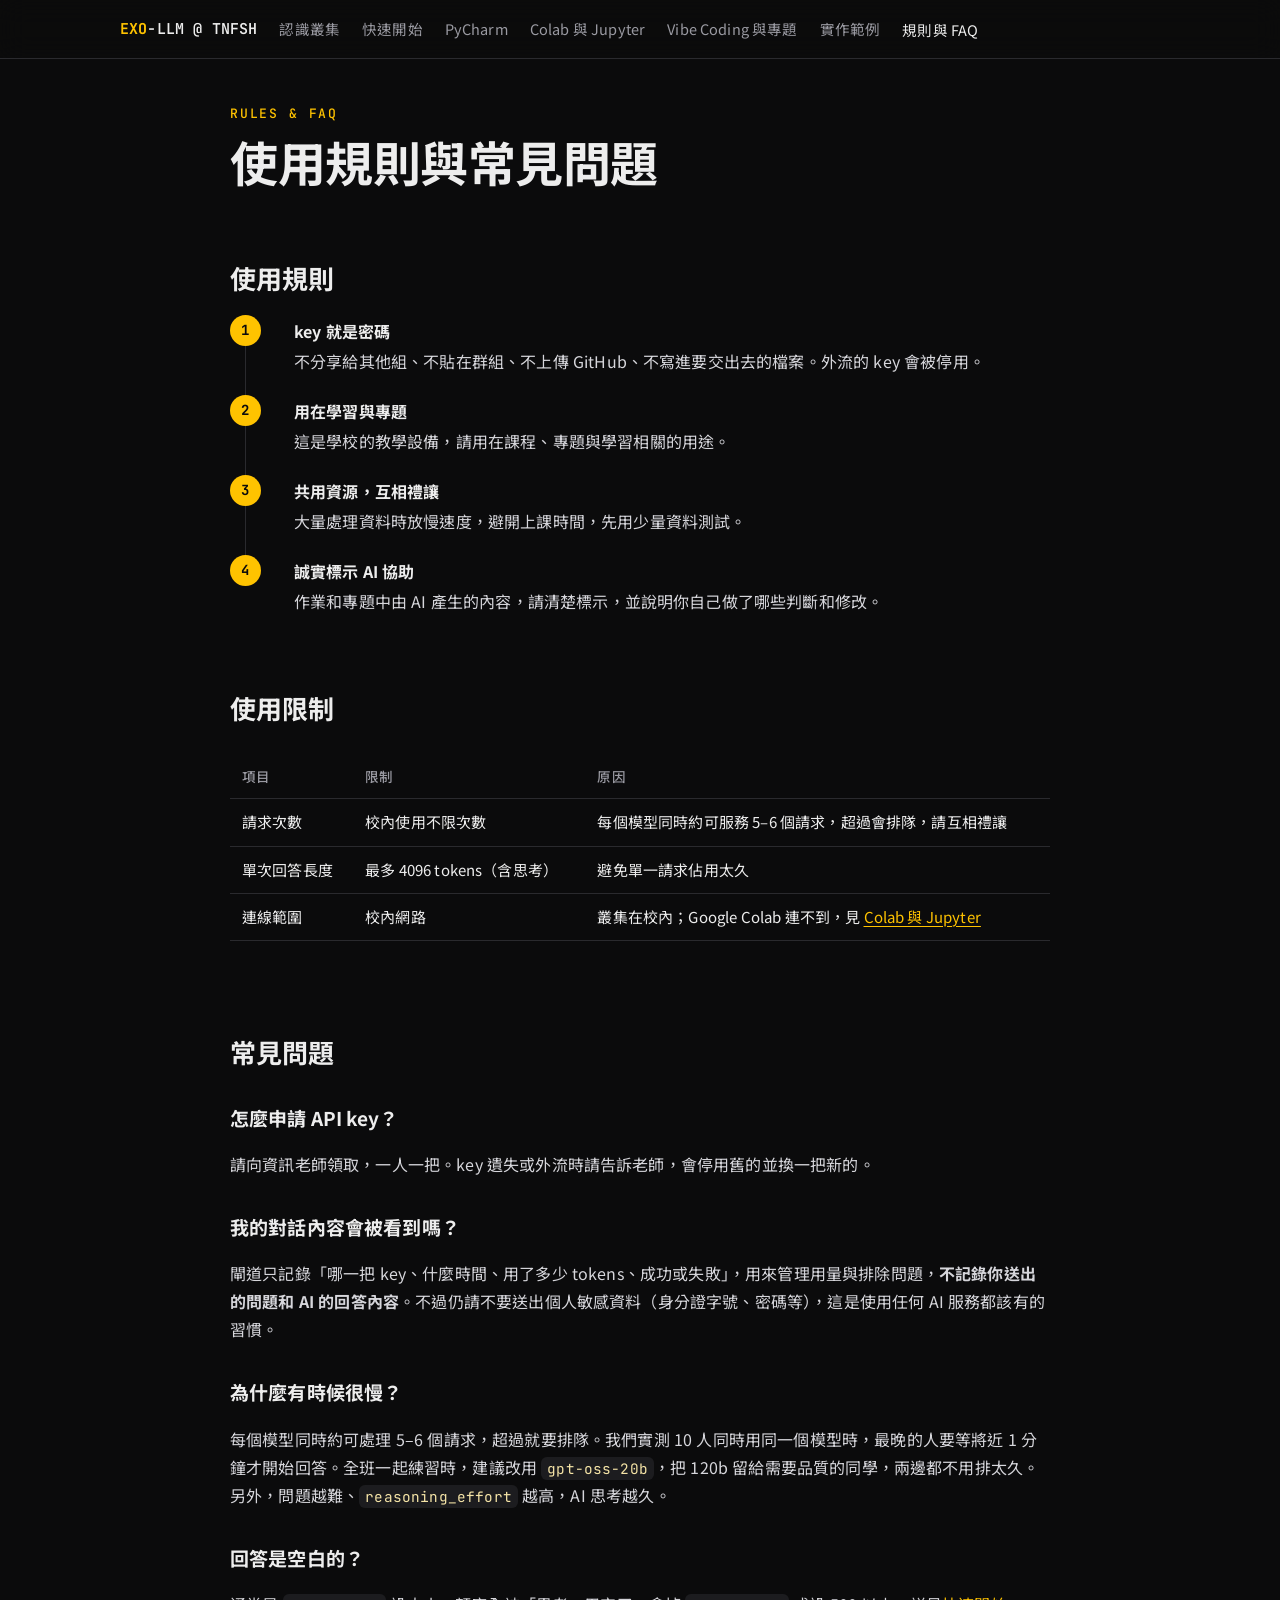
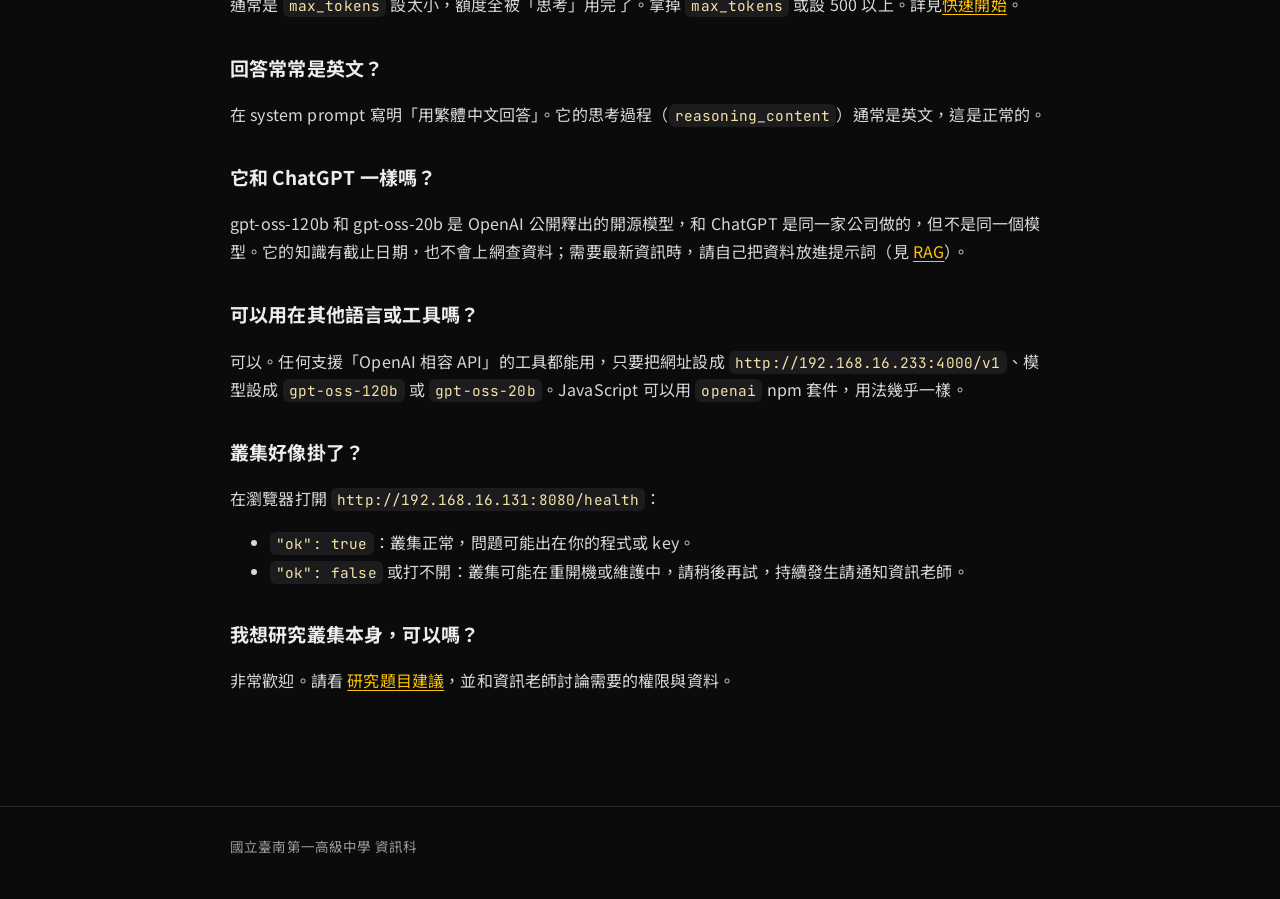
<file: faq.html>
<!doctype html>
<html lang="zh-Hant">
<head>
<meta charset="utf-8">
<meta name="viewport" content="width=device-width, initial-scale=1">
<title>規則與 FAQ · EXO-LLM</title>
<link rel="preconnect" href="https://fonts.googleapis.com">
<link rel="preconnect" href="https://fonts.gstatic.com" crossorigin>
<link href="https://fonts.googleapis.com/css2?family=JetBrains+Mono:wght@500;600&family=Noto+Sans+TC:wght@400;500;700&display=swap" rel="stylesheet">
<link rel="stylesheet" href="assets/site.css">
</head>
<body>
<nav class="nav"><div class="nav-in">
  <a class="brand" href="index.html"><b>EXO</b>-LLM @ TNFSH</a>
  <a class="l" href="index.html">認識叢集</a>
  <a class="l" href="start.html">快速開始</a>
  <a class="l" href="pycharm.html">PyCharm</a>
  <a class="l" href="colab.html">Colab 與 Jupyter</a>
  <a class="l" href="vibe.html">Vibe Coding 與專題</a>
  <a class="l" href="exambot.html">實作範例</a>
  <a class="l" href="faq.html">規則與 FAQ</a>
</div></nav>

<main class="wrap">
  <div class="eyebrow">Rules &amp; FAQ</div>
  <h1>使用規則與常見問題</h1>

  <h2>使用規則</h2>
  <ol class="steps">
    <li><b>key 就是密碼</b>不分享給其他組、不貼在群組、不上傳 GitHub、不寫進要交出去的檔案。外流的 key 會被停用。</li>
    <li><b>用在學習與專題</b>這是學校的教學設備，請用在課程、專題與學習相關的用途。</li>
    <li><b>共用資源，互相禮讓</b>大量處理資料時放慢速度，避開上課時間，先用少量資料測試。</li>
    <li><b>誠實標示 AI 協助</b>作業和專題中由 AI 產生的內容，請清楚標示，並說明你自己做了哪些判斷和修改。</li>
  </ol>

  <h2>使用限制</h2>
  <div class="tbl"><table>
    <tr><th>項目</th><th>限制</th><th>原因</th></tr>
    <tr><td>請求次數</td><td>校內使用不限次數</td><td>每個模型同時約可服務 5–6 個請求，超過會排隊，請互相禮讓</td></tr>
    <tr><td>單次回答長度</td><td>最多 4096 tokens（含思考）</td><td>避免單一請求佔用太久</td></tr>
    <tr><td>連線範圍</td><td>校內網路</td><td>叢集在校內；Google Colab 連不到，見 <a href="colab.html">Colab 與 Jupyter</a></td></tr>
  </table></div>

  <h2>常見問題</h2>

  <h3>怎麼申請 API key？</h3>
  <p>請向資訊老師領取，一人一把。key 遺失或外流時請告訴老師，會停用舊的並換一把新的。</p>

  <h3>我的對話內容會被看到嗎？</h3>
  <p>閘道只記錄「哪一把 key、什麼時間、用了多少 tokens、成功或失敗」，用來管理用量與排除問題，<b>不記錄你送出的問題和 AI 的回答內容</b>。不過仍請不要送出個人敏感資料（身分證字號、密碼等），這是使用任何 AI 服務都該有的習慣。</p>

  <h3>為什麼有時候很慢？</h3>
  <p>每個模型同時約可處理 5–6 個請求，超過就要排隊。我們實測 10 人同時用同一個模型時，最晚的人要等將近 1 分鐘才開始回答。全班一起練習時，建議改用 <code>gpt-oss-20b</code>，把 120b 留給需要品質的同學，兩邊都不用排太久。另外，問題越難、<code>reasoning_effort</code> 越高，AI 思考越久。</p>

  <h3>回答是空白的？</h3>
  <p>通常是 <code>max_tokens</code> 設太小，額度全被「思考」用完了。拿掉 <code>max_tokens</code> 或設 500 以上。詳見<a href="start.html">快速開始</a>。</p>

  <h3>回答常常是英文？</h3>
  <p>在 system prompt 寫明「用繁體中文回答」。它的思考過程（<code>reasoning_content</code>）通常是英文，這是正常的。</p>

  <h3>它和 ChatGPT 一樣嗎？</h3>
  <p>gpt-oss-120b 和 gpt-oss-20b 是 OpenAI 公開釋出的開源模型，和 ChatGPT 是同一家公司做的，但不是同一個模型。它的知識有截止日期，也不會上網查資料；需要最新資訊時，請自己把資料放進提示詞（見 <a href="vibe.html#rag">RAG</a>）。</p>

  <h3>可以用在其他語言或工具嗎？</h3>
  <p>可以。任何支援「OpenAI 相容 API」的工具都能用，只要把網址設成 <code>http://192.168.16.233:4000/v1</code>、模型設成 <code>gpt-oss-120b</code> 或 <code>gpt-oss-20b</code>。JavaScript 可以用 <code>openai</code> npm 套件，用法幾乎一樣。</p>

  <h3>叢集好像掛了？</h3>
  <p>在瀏覽器打開 <code>http://192.168.16.131:8080/health</code>：</p>
  <ul>
    <li><code>"ok": true</code>：叢集正常，問題可能出在你的程式或 key。</li>
    <li><code>"ok": false</code> 或打不開：叢集可能在重開機或維護中，請稍後再試，持續發生請通知資訊老師。</li>
  </ul>

  <h3>我想研究叢集本身，可以嗎？</h3>
  <p>非常歡迎。請看 <a href="vibe.html#research">研究題目建議</a>，並和資訊老師討論需要的權限與資料。</p>
</main>

<footer><div class="wrap">國立臺南第一高級中學 資訊科</div></footer>
<script src="assets/site.js"></script>
</body>
</html>
</file>
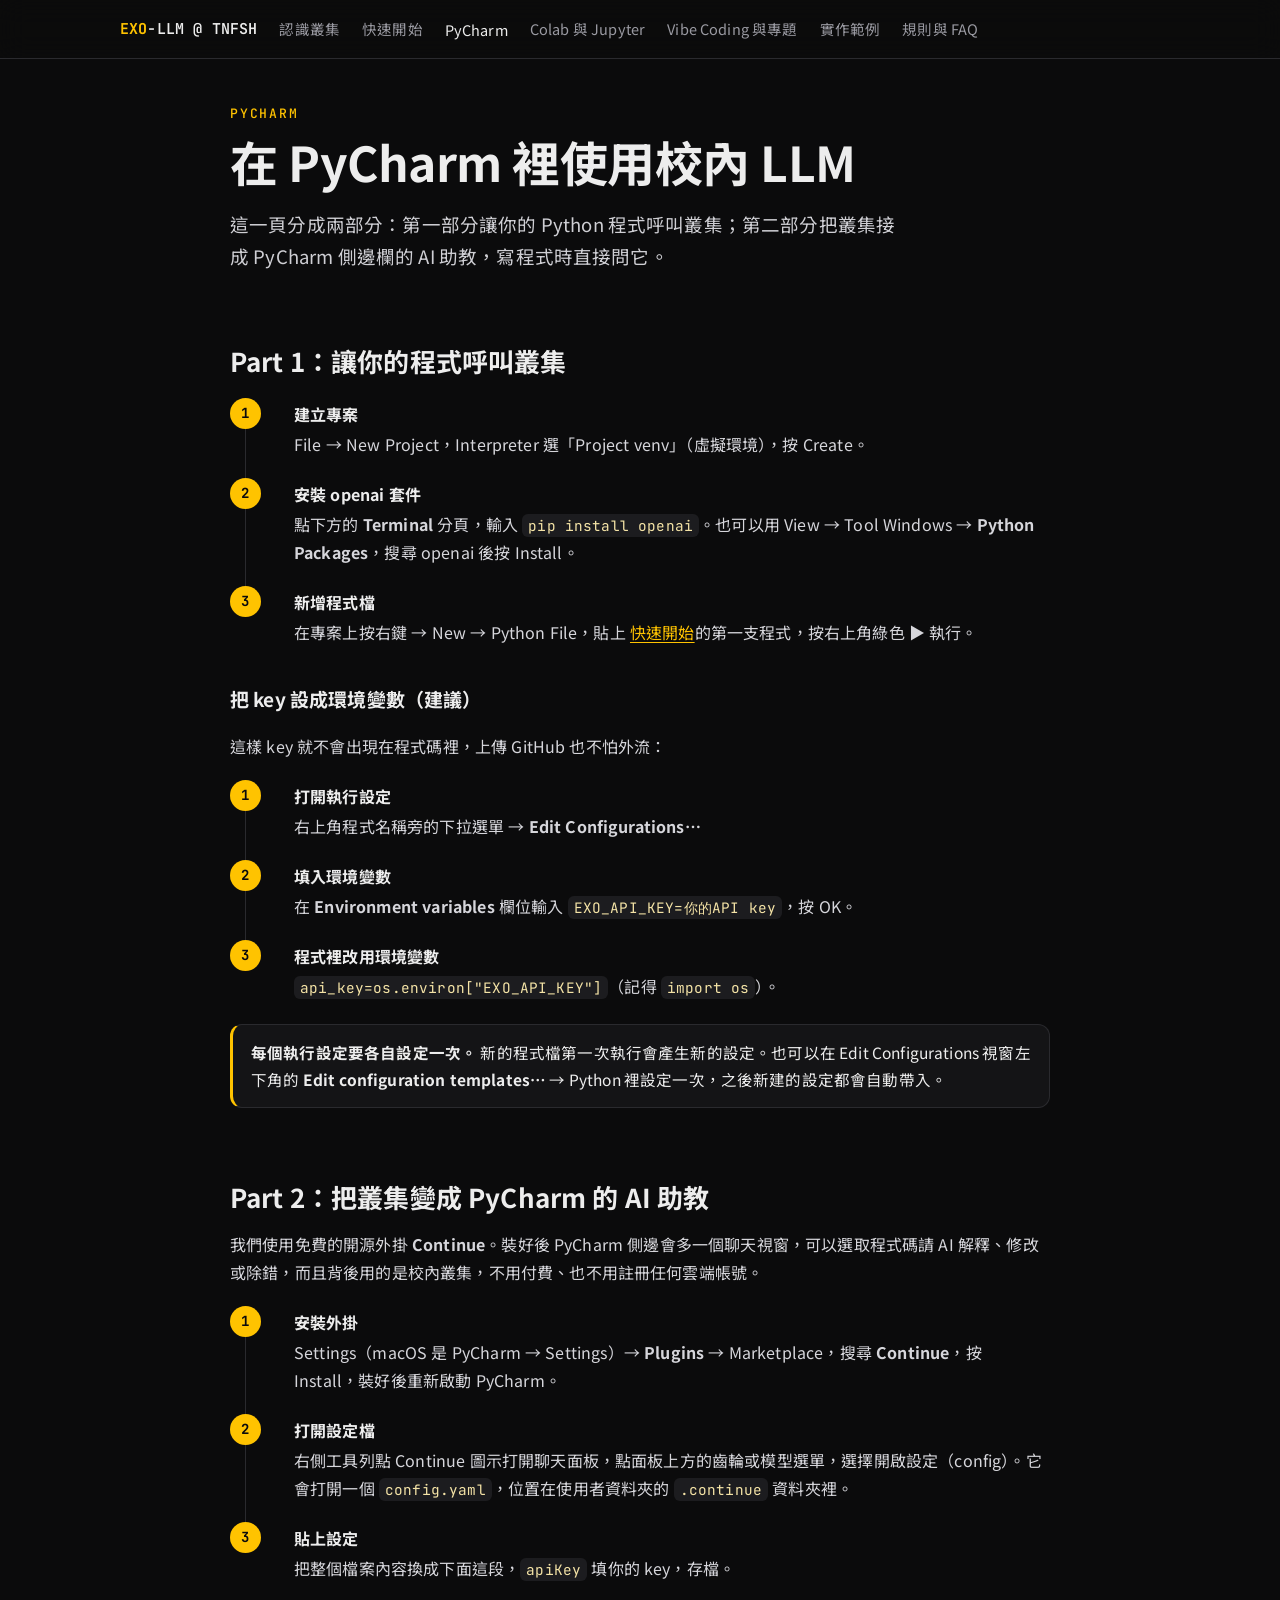
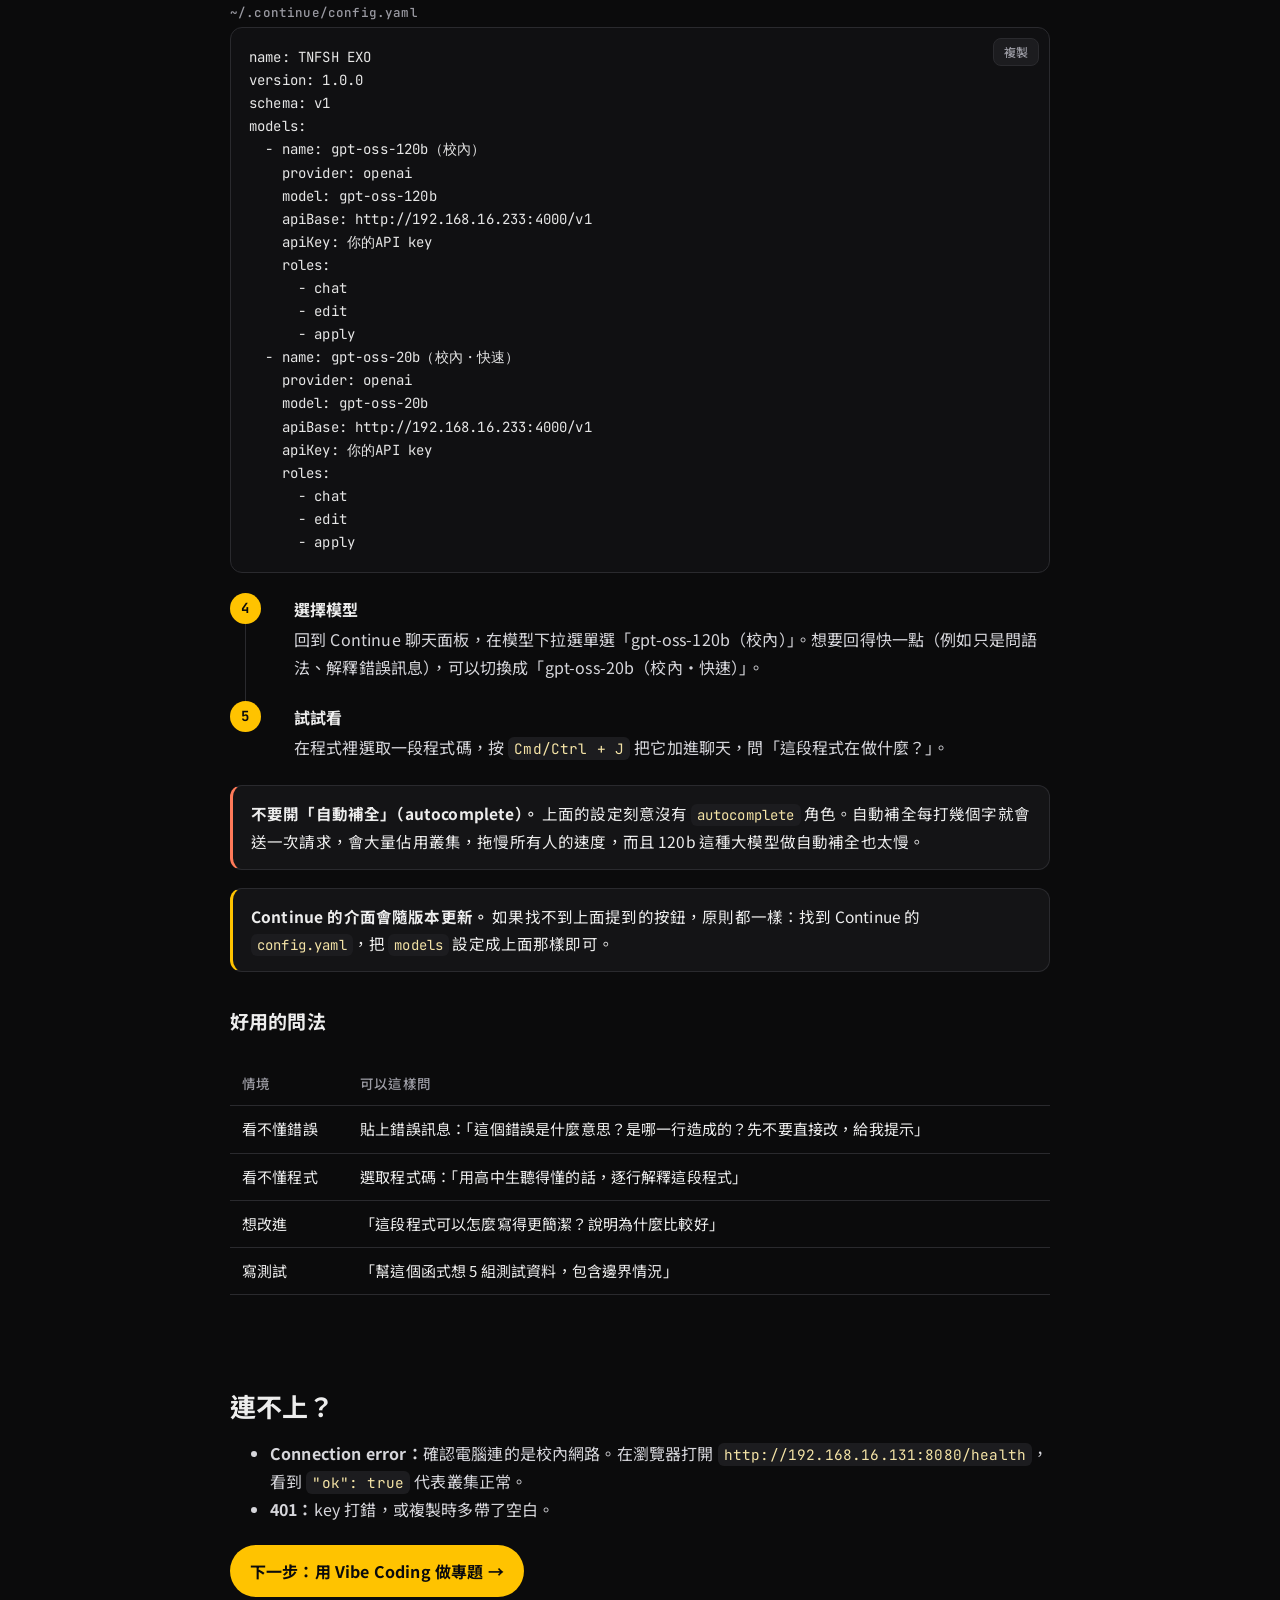
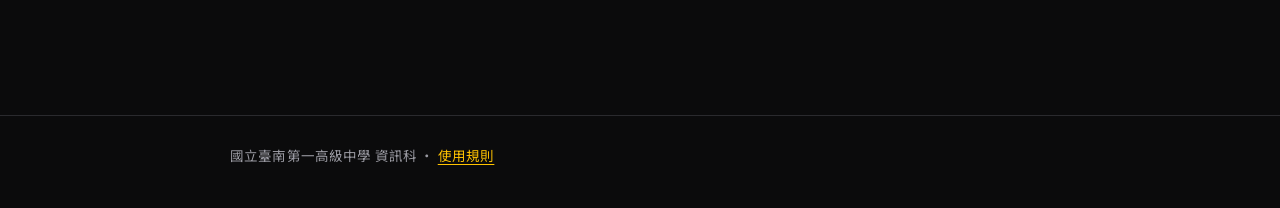
<file: pycharm.html>
<!doctype html>
<html lang="zh-Hant">
<head>
<meta charset="utf-8">
<meta name="viewport" content="width=device-width, initial-scale=1">
<title>PyCharm 設定 · EXO-LLM</title>
<link rel="preconnect" href="https://fonts.googleapis.com">
<link rel="preconnect" href="https://fonts.gstatic.com" crossorigin>
<link href="https://fonts.googleapis.com/css2?family=JetBrains+Mono:wght@500;600&family=Noto+Sans+TC:wght@400;500;700&display=swap" rel="stylesheet">
<link rel="stylesheet" href="assets/site.css">
</head>
<body>
<nav class="nav"><div class="nav-in">
  <a class="brand" href="index.html"><b>EXO</b>-LLM @ TNFSH</a>
  <a class="l" href="index.html">認識叢集</a>
  <a class="l" href="start.html">快速開始</a>
  <a class="l" href="pycharm.html">PyCharm</a>
  <a class="l" href="colab.html">Colab 與 Jupyter</a>
  <a class="l" href="vibe.html">Vibe Coding 與專題</a>
  <a class="l" href="exambot.html">實作範例</a>
  <a class="l" href="faq.html">規則與 FAQ</a>
</div></nav>

<main class="wrap">
  <div class="eyebrow">PyCharm</div>
  <h1>在 PyCharm 裡使用校內 LLM</h1>
  <p class="lead">這一頁分成兩部分：第一部分讓你的 Python 程式呼叫叢集；第二部分把叢集接成 PyCharm 側邊欄的 AI 助教，寫程式時直接問它。</p>

  <h2>Part 1：讓你的程式呼叫叢集</h2>
  <ol class="steps">
    <li><b>建立專案</b>File → New Project，Interpreter 選「Project venv」（虛擬環境），按 Create。</li>
    <li><b>安裝 openai 套件</b>點下方的 <b>Terminal</b> 分頁，輸入 <code>pip install openai</code>。也可以用 View → Tool Windows → <b>Python Packages</b>，搜尋 openai 後按 Install。</li>
    <li><b>新增程式檔</b>在專案上按右鍵 → New → Python File，貼上 <a href="start.html">快速開始</a>的第一支程式，按右上角綠色 ▶ 執行。</li>
  </ol>

  <h3 id="env">把 key 設成環境變數（建議）</h3>
  <p>這樣 key 就不會出現在程式碼裡，上傳 GitHub 也不怕外流：</p>
  <ol class="steps">
    <li><b>打開執行設定</b>右上角程式名稱旁的下拉選單 → <b>Edit Configurations…</b></li>
    <li><b>填入環境變數</b>在 <b>Environment variables</b> 欄位輸入 <code>EXO_API_KEY=你的API key</code>，按 OK。</li>
    <li><b>程式裡改用環境變數</b><code>api_key=os.environ["EXO_API_KEY"]</code>（記得 <code>import os</code>）。</li>
  </ol>
  <div class="note"><b>每個執行設定要各自設定一次。</b> 新的程式檔第一次執行會產生新的設定。也可以在 Edit Configurations 視窗左下角的 <b>Edit configuration templates…</b> → Python 裡設定一次，之後新建的設定都會自動帶入。</div>

  <h2>Part 2：把叢集變成 PyCharm 的 AI 助教</h2>
  <p>我們使用免費的開源外掛 <b>Continue</b>。裝好後 PyCharm 側邊會多一個聊天視窗，可以選取程式碼請 AI 解釋、修改或除錯，而且背後用的是校內叢集，不用付費、也不用註冊任何雲端帳號。</p>

  <ol class="steps">
    <li><b>安裝外掛</b>Settings（macOS 是 PyCharm → Settings）→ <b>Plugins</b> → Marketplace，搜尋 <b>Continue</b>，按 Install，裝好後重新啟動 PyCharm。</li>
    <li><b>打開設定檔</b>右側工具列點 Continue 圖示打開聊天面板，點面板上方的齒輪或模型選單，選擇開啟設定（config）。它會打開一個 <code>config.yaml</code>，位置在使用者資料夾的 <code>.continue</code> 資料夾裡。</li>
    <li><b>貼上設定</b>把整個檔案內容換成下面這段，<code>apiKey</code> 填你的 key，存檔。</li>
  </ol>

  <div class="file">~/.continue/config.yaml</div>
  <pre><code>name: TNFSH EXO
version: 1.0.0
schema: v1
models:
  - name: gpt-oss-120b（校內）
    provider: openai
    model: gpt-oss-120b
    apiBase: http://192.168.16.233:4000/v1
    apiKey: 你的API key
    roles:
      - chat
      - edit
      - apply
  - name: gpt-oss-20b（校內・快速）
    provider: openai
    model: gpt-oss-20b
    apiBase: http://192.168.16.233:4000/v1
    apiKey: 你的API key
    roles:
      - chat
      - edit
      - apply</code></pre>

  <ol class="steps" start="4" style="counter-reset: s 3">
    <li><b>選擇模型</b>回到 Continue 聊天面板，在模型下拉選單選「gpt-oss-120b（校內）」。想要回得快一點（例如只是問語法、解釋錯誤訊息），可以切換成「gpt-oss-20b（校內・快速）」。</li>
    <li><b>試試看</b>在程式裡選取一段程式碼，按 <code>Cmd/Ctrl + J</code> 把它加進聊天，問「這段程式在做什麼？」。</li>
  </ol>

  <div class="warn"><b>不要開「自動補全」（autocomplete）。</b> 上面的設定刻意沒有 <code>autocomplete</code> 角色。自動補全每打幾個字就會送一次請求，會大量佔用叢集，拖慢所有人的速度，而且 120b 這種大模型做自動補全也太慢。</div>
  <div class="note"><b>Continue 的介面會隨版本更新。</b> 如果找不到上面提到的按鈕，原則都一樣：找到 Continue 的 <code>config.yaml</code>，把 <code>models</code> 設定成上面那樣即可。</div>

  <h3>好用的問法</h3>
  <div class="tbl"><table>
    <tr><th>情境</th><th>可以這樣問</th></tr>
    <tr><td>看不懂錯誤</td><td>貼上錯誤訊息：「這個錯誤是什麼意思？是哪一行造成的？先不要直接改，給我提示」</td></tr>
    <tr><td>看不懂程式</td><td>選取程式碼：「用高中生聽得懂的話，逐行解釋這段程式」</td></tr>
    <tr><td>想改進</td><td>「這段程式可以怎麼寫得更簡潔？說明為什麼比較好」</td></tr>
    <tr><td>寫測試</td><td>「幫這個函式想 5 組測試資料，包含邊界情況」</td></tr>
  </table></div>

  <h2>連不上？</h2>
  <ul>
    <li><b>Connection error：</b>確認電腦連的是校內網路。在瀏覽器打開 <code>http://192.168.16.131:8080/health</code>，看到 <code>"ok": true</code> 代表叢集正常。</li>
    <li><b>401：</b>key 打錯，或複製時多帶了空白。</li>
  </ul>

  <p><a class="btn" href="vibe.html">下一步：用 Vibe Coding 做專題 →</a></p>
</main>

<footer><div class="wrap">國立臺南第一高級中學 資訊科 · <a href="faq.html">使用規則</a></div></footer>
<script src="assets/site.js"></script>
</body>
</html>
</file>
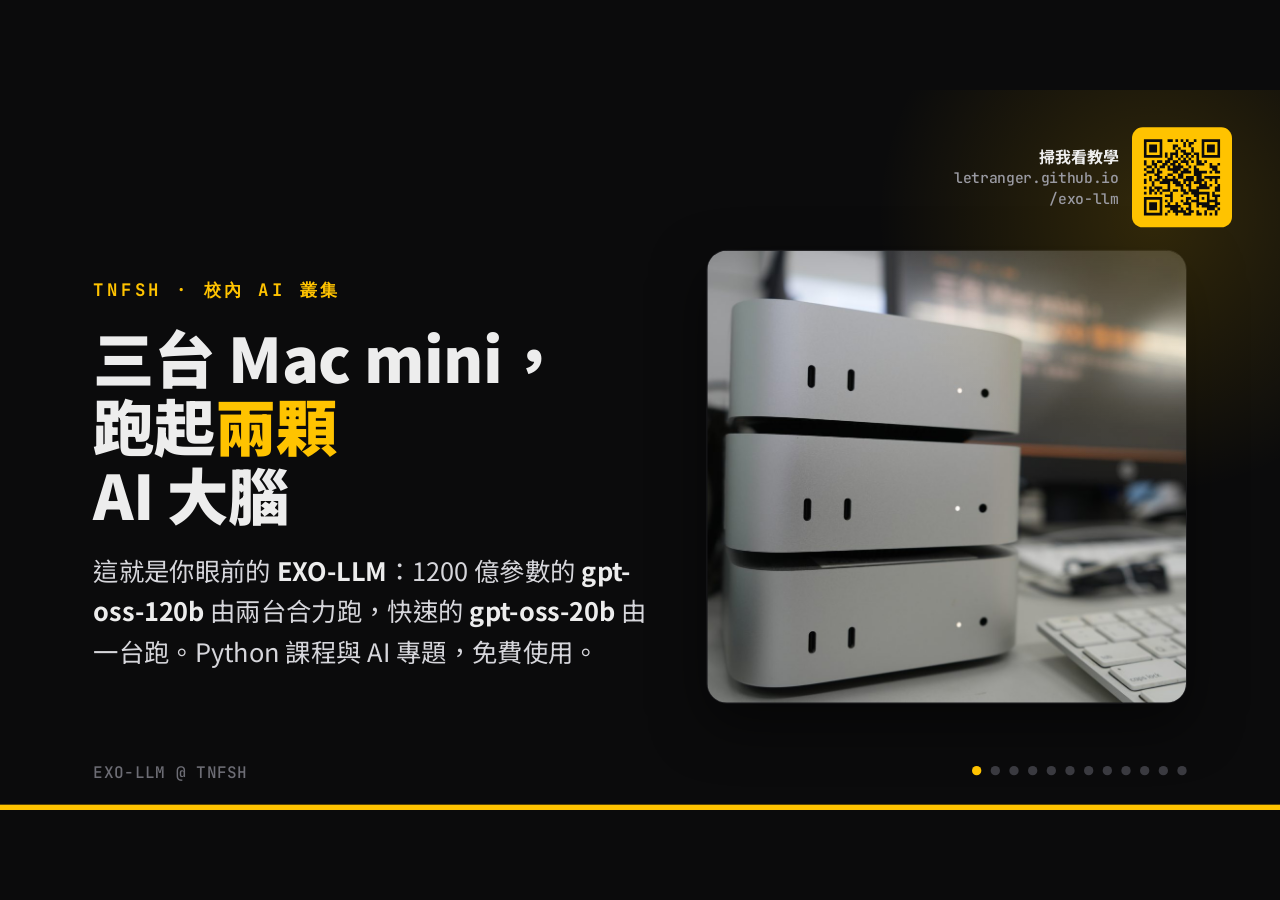
<file: slides.html>
<!doctype html>
<html lang="zh-Hant">
<head>
<meta charset="utf-8">
<meta name="viewport" content="width=device-width, initial-scale=1">
<title>EXO-LLM 輪播</title>
<link rel="preconnect" href="https://fonts.googleapis.com">
<link rel="preconnect" href="https://fonts.gstatic.com" crossorigin>
<link href="https://fonts.googleapis.com/css2?family=JetBrains+Mono:wght@500;700&family=Noto+Sans+TC:wght@400;500;700;900&display=swap" rel="stylesheet">
<style>
:root{--bg:#0b0b0c;--surface:#141416;--raised:#1c1c1f;--line:#2a2a2e;--text:#ededed;--muted:#9a9aa2;--accent:#ffc300;
  --mono:"JetBrains Mono",ui-monospace,Menlo,monospace;--sans:"Noto Sans TC","PingFang TC","Microsoft JhengHei",system-ui,sans-serif;color-scheme:dark}
*{box-sizing:border-box}
html,body{margin:0;height:100%;background:var(--bg);overflow:hidden}
body.idle{cursor:none}
#stage{position:absolute;left:50%;top:50%;width:1920px;height:1080px;transform-origin:center;overflow:hidden;font-family:var(--sans);color:var(--text)}
.slide{position:absolute;inset:0;padding:110px 140px 120px;opacity:0;transition:opacity .9s ease;display:flex;flex-direction:column;justify-content:center}
.slide.on{opacity:1}
.eye{font:700 26px/1 var(--mono);letter-spacing:.18em;color:var(--accent);text-transform:uppercase;margin-bottom:34px}
h1{font-size:104px;line-height:1.12;margin:0 0 34px;font-weight:900;letter-spacing:-.01em}
h2{font-size:76px;line-height:1.18;margin:0 0 40px;font-weight:900}
.y{color:var(--accent)}
.big{font-size:42px;line-height:1.6;color:#d6d6db;max-width:1500px;margin:0}
.big b{color:var(--text)}
.sub{font-size:34px;color:var(--muted);margin-top:28px}
.row{display:grid;gap:28px}
.c3{grid-template-columns:repeat(3,1fr)}.c2{grid-template-columns:repeat(2,1fr)}.c4{grid-template-columns:repeat(4,1fr)}
.box{background:var(--surface);border:1px solid var(--line);border-radius:26px;padding:40px 40px 36px}
.box .k{font:700 22px/1 var(--mono);color:var(--accent);letter-spacing:.12em}
.box h3{font-size:44px;margin:18px 0 12px;font-weight:700}
.box p{font-size:29px;line-height:1.55;color:var(--muted);margin:0}
.stat .v{font:700 108px/1 var(--mono);color:var(--accent)}
.stat .v small{font-size:40px;color:var(--muted);margin-left:8px;font-weight:500}
.stat .d{font-size:31px;color:#cfcfd4;margin-top:18px;line-height:1.45}
.flow{display:flex;align-items:stretch;gap:0;margin-top:20px}
.flow .st{flex:1;background:var(--surface);border:1px solid var(--line);border-radius:24px;padding:34px 26px;text-align:center}
.flow .st .n{font:700 30px/1 var(--mono);color:var(--bg);background:var(--accent);width:58px;height:58px;border-radius:50%;display:inline-flex;align-items:center;justify-content:center}
.flow .st h3{font-size:42px;margin:22px 0 10px}
.flow .st p{font-size:26px;color:var(--muted);margin:0;line-height:1.5}
.flow .ar{width:56px;display:flex;align-items:center;justify-content:center;color:var(--accent);font-size:44px}
pre{font:500 33px/1.6 var(--mono);background:#101012;border:1px solid var(--line);border-radius:24px;padding:44px 52px;margin:0;color:#e6e6e6}
pre .s{color:#ffd65c}pre .k{color:#ff9f6b}pre .c{color:#7d7d86}
.rules{list-style:none;padding:0;margin:0;display:grid;gap:26px}
.rules li{font-size:40px;line-height:1.45;display:flex;gap:28px;align-items:baseline}
.rules li span{font:700 34px/1 var(--mono);color:var(--accent);min-width:60px}
.rules li em{font-style:normal;color:var(--muted);font-size:32px}
.cta{display:grid;grid-template-columns:1fr 470px;gap:90px;align-items:center}
.qr{background:var(--accent);border-radius:30px;padding:26px}
.qr img{width:100%;display:block}
.url{font:700 54px/1.3 var(--mono);color:var(--accent);margin:26px 0 40px;word-break:break-all}
.try{display:grid;grid-template-columns:1fr 780px;gap:80px;align-items:center}
.qrs{display:grid;grid-template-columns:1fr 1fr;gap:40px}
.qrs figure{margin:0;text-align:center}
.qrs .qr{padding:20px}
.qrs figcaption{font:500 24px/1.45 var(--mono);color:var(--muted);margin-top:22px}
.qrs figcaption b{display:block;color:var(--text);font:700 34px/1.4 var(--sans)}
#corner{position:absolute;top:56px;right:72px;display:flex;align-items:center;gap:20px;transition:opacity .6s ease;z-index:5}
#corner .t{font:500 22px/1.45 var(--mono);color:var(--muted);text-align:right}
#corner .t b{display:block;color:var(--text);font:700 24px/1.4 var(--sans)}
#corner .q{background:var(--accent);border-radius:16px;padding:10px;width:150px;height:150px}
#corner .q img{width:100%;height:100%;display:block}
#corner.hide{opacity:0}
.hero{display:grid;grid-template-columns:1fr 720px;gap:80px;align-items:center;margin-top:90px}
.hero h1{font-size:92px}
.hero .big{font-size:38px}
.pic{height:680px;border-radius:30px;overflow:hidden;border:1px solid var(--line);box-shadow:0 30px 80px rgba(0,0,0,.5)}
.pic img{width:100%;height:100%;object-fit:cover;object-position:28% 50%;display:block}
#bar{position:absolute;left:0;bottom:0;height:8px;background:var(--accent);width:0}
#dots{position:absolute;right:140px;bottom:52px;display:flex;gap:14px}
#dots i{width:14px;height:14px;border-radius:50%;background:#3a3a40}
#dots i.on{background:var(--accent)}
#foot{position:absolute;left:140px;bottom:44px;font:500 24px/1 var(--mono);color:#6d6d75;letter-spacing:.06em}
.glow{position:absolute;right:-260px;top:-260px;width:900px;height:900px;border-radius:50%;background:radial-gradient(circle,rgba(255,195,0,.16),transparent 65%);pointer-events:none}
svg text{font-family:var(--sans)}
@media (prefers-reduced-motion:reduce){.slide{transition:none}}
</style>
</head>
<body>
<div id="stage">

  <section class="slide" data-sec="12">
    <div class="glow"></div>
    <div class="hero">
      <div>
        <div class="eye">TNFSH · 校內 AI 叢集</div>
        <h1>三台 Mac mini，<br>跑起<span class="y">兩顆</span><br>AI 大腦</h1>
        <p class="big">這就是你眼前的 <b>EXO-LLM</b>：1200 億參數的 <b>gpt-oss-120b</b> 由兩台合力跑，快速的 <b>gpt-oss-20b</b> 由一台跑。Python 課程與 AI 專題，免費使用。</p>
      </div>
      <div class="pic"><img src="assets/exo-cluster-slide.jpg" alt="三台疊在一起的 Mac mini"></div>
    </div>
  </section>

  <section class="slide" data-sec="13">
    <div class="eye">What is EXO?</div>
    <h2>把一個太大的 AI，<span class="y">切開來</span>一起算</h2>
    <p class="big"><b>EXO</b> 是開源的「分散式推論」軟體。它把 gpt-oss-120b 36 層的<b>每一層都對半切開</b>，兩台 Mac mini 各算一半、<b>同時</b>進行，每算完一層就透過 Thunderbolt 線交換結果。</p>
    <p class="sub">就像一張一個人搬不動的大桌子，兩個人各抬一邊。</p>
  </section>

  <section class="slide" data-sec="14">
    <div class="eye">Architecture</div>
    <h2 style="margin-bottom:24px">架構</h2>
    <svg viewBox="0 0 1640 640" width="1640" height="640">
      <defs><marker id="a" viewBox="0 0 10 10" refX="9" refY="5" markerWidth="6" markerHeight="6" orient="auto"><path d="M0 0L10 5L0 10z" fill="#9a9aa2"/></marker></defs>
      <rect x="0" y="240" width="320" height="170" rx="24" fill="#1c1c1f" stroke="#2a2a2e" stroke-width="2"/>
      <text x="160" y="300" text-anchor="middle" fill="#ededed" font-size="36" font-weight="700">你的程式</text>
      <text x="160" y="345" text-anchor="middle" fill="#9a9aa2" font-size="26">PyCharm · Jupyter</text>
      <text x="160" y="380" text-anchor="middle" fill="#9a9aa2" font-size="26">Python openai</text>
      <line x1="328" y1="325" x2="410" y2="325" stroke="#9a9aa2" stroke-width="4" marker-end="url(#a)"/>
      <rect x="420" y="225" width="330" height="200" rx="24" fill="#1c1c1f" stroke="#ffc300" stroke-width="3"/>
      <text x="585" y="288" text-anchor="middle" fill="#ffc300" font-size="36" font-weight="700">LiteLLM 閘道</text>
      <text x="585" y="333" text-anchor="middle" fill="#ededed" font-size="26" font-family="JetBrains Mono, monospace">.233:4000/v1</text>
      <text x="585" y="373" text-anchor="middle" fill="#9a9aa2" font-size="26">分配 key · 用量統計</text>
      <line x1="758" y1="325" x2="880" y2="325" stroke="#9a9aa2" stroke-width="4" marker-end="url(#a)"/>
      <g stroke="#ffc300" stroke-width="5" stroke-dasharray="3 12" stroke-linecap="round">
        <line x1="1090" y1="110" x2="1400" y2="110"/><line x1="1020" y1="180" x2="1180" y2="470"/><line x1="1470" y1="180" x2="1310" y2="470"/>
      </g>
      <text x="1245" y="22" text-anchor="middle" fill="#ffc300" font-size="24" font-family="JetBrains Mono, monospace">Thunderbolt 5 · RDMA · 80 Gb/s</text>
      <g>
        <rect x="890" y="40" width="210" height="150" rx="20" fill="#141416" stroke="#3a3a40" stroke-width="2"/>
        <text x="995" y="92" text-anchor="middle" fill="#ededed" font-size="34" font-weight="700">Exo-03</text>
        <text x="995" y="132" text-anchor="middle" fill="#9a9aa2" font-size="26">48 GB</text>
        <text x="995" y="170" text-anchor="middle" fill="#ffc300" font-size="26" font-family="JetBrains Mono, monospace">120b 每層一半</text>
        <rect x="1390" y="40" width="210" height="150" rx="20" fill="#141416" stroke="#3a3a40" stroke-width="2"/>
        <text x="1495" y="92" text-anchor="middle" fill="#ededed" font-size="34" font-weight="700">Exo-02</text>
        <text x="1495" y="132" text-anchor="middle" fill="#9a9aa2" font-size="26">48 GB</text>
        <text x="1495" y="170" text-anchor="middle" fill="#ffc300" font-size="26" font-family="JetBrains Mono, monospace">120b 每層一半</text>
        <rect x="1140" y="460" width="210" height="150" rx="20" fill="#141416" stroke="#3a3a40" stroke-width="2"/>
        <text x="1245" y="512" text-anchor="middle" fill="#ededed" font-size="34" font-weight="700">Exo-01</text>
        <text x="1245" y="552" text-anchor="middle" fill="#9a9aa2" font-size="26">64 GB</text>
        <text x="1245" y="590" text-anchor="middle" fill="#ffc300" font-size="26" font-family="JetBrains Mono, monospace">gpt-oss-20b</text>
      </g>
    </svg>
  </section>

  <section class="slide" data-sec="12">
    <div class="eye">Why a cluster?</div>
    <h2>一台<span class="y">放不下</span>，兩台<span class="y">跑得動</span></h2>
    <div class="row c4">
      <div class="box stat"><div class="v">63<small>GB</small></div><div class="d">gpt-oss-120b<br>模型本身的大小</div></div>
      <div class="box stat"><div class="v">48<small>GB</small></div><div class="d">Exo-02、Exo-03 各自的記憶體<br>單獨一台裝不下</div></div>
      <div class="box stat"><div class="v">33<small>GB</small></div><div class="d">切成兩半後<br>每台分到的大小</div></div>
      <div class="box stat"><div class="v">11<small>GB</small></div><div class="d">gpt-oss-20b<br>Exo-01 一台就裝得下</div></div>
    </div>
  </section>

  <section class="slide" data-sec="12">
    <div class="eye">Benchmarks</div>
    <h2>實測速度</h2>
    <div class="row c4">
      <div class="box stat"><div class="v">68<small>tok/s</small></div><div class="d">gpt-oss-120b<br>生成回答的速度</div></div>
      <div class="box stat"><div class="v">74<small>tok/s</small></div><div class="d">gpt-oss-20b<br>生成回答的速度</div></div>
      <div class="box stat"><div class="v">~500<small>tok/s</small></div><div class="d">讀進你的問題<br>的速度</div></div>
      <div class="box stat"><div class="v">2.3×</div><div class="d">兩台 Tensor<br>比三台接力還快</div></div>
    </div>
    <p class="sub">秘密在於「混合專家」（MoE）架構：1200 億參數中，每產生一個字只用到約 50 億。</p>
  </section>

  <section class="slide" data-sec="13">
    <div class="eye">Why on campus?</div>
    <h2>為什麼要在校內架 AI？</h2>
    <div class="row c2">
      <div class="box"><div class="k">01</div><h3>免費，不怕燒錢</h3><p>雲端 AI 依用量計費，迴圈寫錯一晚就能燒掉幾千元。這裡練習一毛都不用花。</p></div>
      <div class="box"><div class="k">02</div><h3>資料不離開學校</h3><p>你送出的內容只在這三台電腦間處理，不會傳到任何雲端公司。</p></div>
      <div class="box"><div class="k">03</div><h3>學的是業界標準</h3><p>和 ChatGPT API 一模一樣的寫法。學會了，換成任何雲端服務只要改一行網址。</p></div>
      <div class="box"><div class="k">04</div><h3>看得見的 AI</h3><p>模型就在你眼前運作。分層、記憶體、網路、耗電都能觀察，甚至拿來當科展題目。</p></div>
    </div>
  </section>

  <section class="slide" data-sec="13">
    <div class="eye">For your project</div>
    <h2>你的專題可以用它做什麼？</h2>
    <div class="row c3">
      <div class="box"><div class="k">寫程式</div><h3>程式助教</h3><p>在 PyCharm 裡解釋錯誤、改寫程式、產生測試資料。</p></div>
      <div class="box"><div class="k">做應用</div><h3>AI 功能</h3><p>聊天機器人、自動出題、作文回饋、會說話的遊戲 NPC。</p></div>
      <div class="box"><div class="k">RAG</div><h3>讀你的資料</h3><p>把校規、課本、籤詩做成「只根據資料回答」的問答系統。</p></div>
      <div class="box"><div class="k">Agent</div><h3>會用工具的 AI</h3><p>讓 AI 自己決定什麼時候呼叫你寫的 Python 函式。</p></div>
      <div class="box"><div class="k">科展</div><h3>研究叢集本身</h3><p>分散式運算、量化、耗能、多人排隊，都是少見的題目。</p></div>
      <div class="box"><div class="k">JSON</div><h3>結構化輸出</h3><p>讓 AI 輸出程式能直接讀取的資料格式。</p></div>
    </div>
  </section>

  <section class="slide" data-sec="13">
    <div class="eye">Vibe Coding</div>
    <h2>用 AI 一起寫 Python 的節奏</h2>
    <div class="flow">
      <div class="st"><span class="n">1</span><h3>描述</h3><p>輸入、輸出、限制<br>說清楚</p></div><div class="ar">→</div>
      <div class="st"><span class="n">2</span><h3>產生</h3><p>一次只做<br>一個小功能</p></div><div class="ar">→</div>
      <div class="st"><span class="n">3</span><h3>執行</h3><p>用自己的資料<br>真的跑跑看</p></div><div class="ar">→</div>
      <div class="st"><span class="n">4</span><h3>讀錯誤</h3><p>問「為什麼」<br>不只是「幫我修」</p></div><div class="ar">→</div>
      <div class="st"><span class="n">5</span><h3>弄懂</h3><p>看懂每一行<br>再往下做</p></div>
    </div>
    <p class="sub">AI 會出錯，而且出錯時語氣一樣很有自信。程式一定要自己測試。</p>
  </section>

  <section class="slide" data-sec="15">
    <div class="eye">Python</div>
    <h2>幾行 Python 就能用</h2>
<pre><span class="k">from</span> openai <span class="k">import</span> OpenAI

client = OpenAI(base_url=<span class="s">"http://192.168.16.233:4000/v1"</span>,
                api_key=<span class="s">"你的API key"</span>)

r = client.chat.completions.create(
    model=<span class="s">"gpt-oss-120b"</span>,
    messages=[{<span class="s">"role"</span>: <span class="s">"user"</span>, <span class="s">"content"</span>: <span class="s">"用一句話介紹 Python"</span>}])
print(r.choices[0].message.content)</pre>
  </section>

  <section class="slide" data-sec="18">
    <div class="glow"></div>
    <div class="try">
      <div>
        <div class="eye">Try it · 實作範例</div>
        <h2>問它：「最近學校有<br><span class="y">什麼重要考試？</span>」</h2>
        <p class="big"><b>考試小幫手</b>會先抓學校官網的「考試資訊」，再交給校內 AI 整理成清單。這就是 RAG：<b>先找資料，再讓 AI 回答</b>。</p>
        <p class="sub">⚠ 只能在校內網路使用（行動網路連不到）</p>
      </div>
      <div class="qrs">
        <figure><div class="qr"><img src="assets/qr-exambot-app.svg" alt="QR code：192.168.16.233:8501"></div><figcaption><b>掃我試用</b>192.168.16.233:8501</figcaption></figure>
        <figure><div class="qr"><img src="assets/qr-exambot.svg" alt="QR code：考試小幫手教學頁"></div><figcaption><b>掃我學怎麼做</b>網站「實作範例」</figcaption></figure>
      </div>
    </div>
  </section>

  <section class="slide" data-sec="12">
    <div class="eye">Rules</div>
    <h2>使用規則</h2>
    <ul class="rules">
      <li><span>01</span><div>API key 就是密碼 <em>不分享、不上傳 GitHub</em></div></li>
      <li><span>02</span><div>用在學習與專題 <em>這是學校的教學設備</em></div></li>
      <li><span>03</span><div>共用資源，互相禮讓 <em>同時最多約 6 組，大量資料請放慢</em></div></li>
      <li><span>04</span><div>誠實標示 AI 協助 <em>說明你自己做了哪些判斷</em></div></li>
    </ul>
  </section>

  <section class="slide" data-sec="18">
    <div class="glow"></div>
    <div class="cta">
      <div>
        <div class="eye">Get started</div>
        <h2>掃描 QR code<br>開始使用</h2>
        <p class="big">設定教學、範例程式、PyCharm 設定都在這裡：</p>
        <div class="url">letranger.github.io/exo-llm</div>
        <p class="big"><b>API key</b>：請向<b class="y">資訊老師</b>申請（一人一把）</p>
      </div>
      <div class="qr"><img src="assets/qr.svg" alt="QR code：letranger.github.io/exo-llm"></div>
    </div>
  </section>

  <div id="corner"><div class="t"><b>掃我看教學</b>letranger.github.io<br>/exo-llm</div><div class="q"><img src="assets/qr.svg" alt="QR code：letranger.github.io/exo-llm"></div></div>
  <div id="foot">EXO-LLM @ TNFSH</div>
  <div id="dots"></div>
  <div id="bar"></div>
</div>
<script>
const stage = document.getElementById("stage");
const slides = [...document.querySelectorAll(".slide")];
const bar = document.getElementById("bar"), dots = document.getElementById("dots"), corner = document.getElementById("corner");
slides.forEach(() => dots.appendChild(document.createElement("i")));
let i = 0, timer = null, paused = false;

function fit() {
  const s = Math.min(innerWidth / 1920, innerHeight / 1080);
  stage.style.transform = `translate(-50%, -50%) scale(${s})`;
}
addEventListener("resize", fit); fit();

function show(n) {
  slides[i].classList.remove("on"); dots.children[i].classList.remove("on");
  i = (n + slides.length) % slides.length;
  slides[i].classList.add("on"); dots.children[i].classList.add("on");
  corner.classList.toggle("hide", !!slides[i].querySelector(".qr"));  // 最後一頁已有大 QR code
  const sec = +(slides[i].dataset.sec || 12);
  bar.style.transition = "none"; bar.style.width = "0";
  void bar.offsetWidth;
  if (!paused) { bar.style.transition = `width ${sec}s linear`; bar.style.width = "100%"; }
  clearTimeout(timer);
  if (!paused) timer = setTimeout(() => show(i + 1), sec * 1000);
}
show(0);

addEventListener("keydown", (e) => {
  if (e.key === "ArrowRight" || e.key === "PageDown") show(i + 1);
  else if (e.key === "ArrowLeft" || e.key === "PageUp") show(i - 1);
  else if (e.key === " ") { paused = !paused; show(i); }
  else if (e.key === "f" || e.key === "F") document.fullscreenElement ? document.exitFullscreen() : document.documentElement.requestFullscreen();
});
addEventListener("click", () => document.documentElement.requestFullscreen?.().catch(() => {}));

// 游標閒置 3 秒自動隱藏
let idle;
addEventListener("mousemove", () => { document.body.classList.remove("idle"); clearTimeout(idle); idle = setTimeout(() => document.body.classList.add("idle"), 3000); });

// 防止螢幕休眠（支援的瀏覽器）
async function keepAwake() { try { await navigator.wakeLock?.request("screen"); } catch {} }
keepAwake(); document.addEventListener("visibilitychange", () => document.visibilityState === "visible" && keepAwake());

// 每 6 小時重新載入，網站更新後輪播也會跟著更新
setTimeout(() => location.reload(), 6 * 3600 * 1000);
</script>
</body>
</html>
</file>
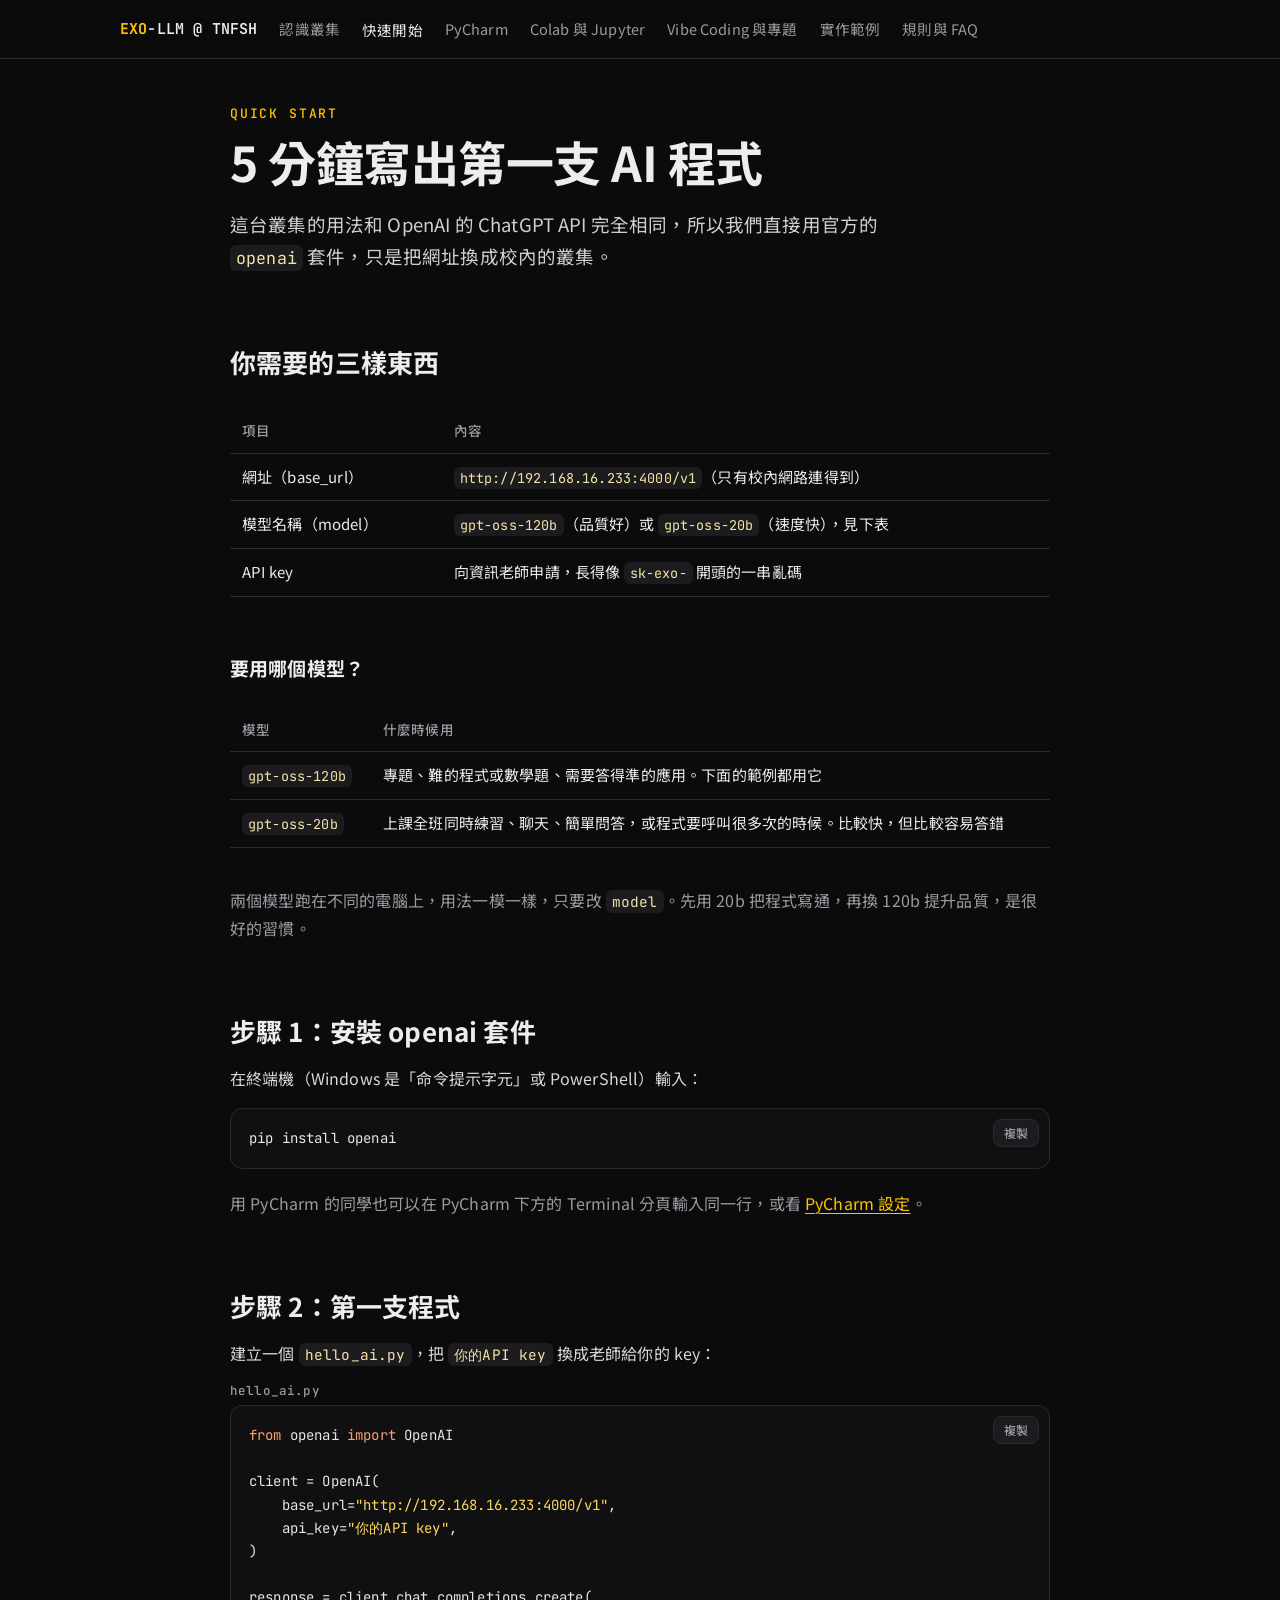
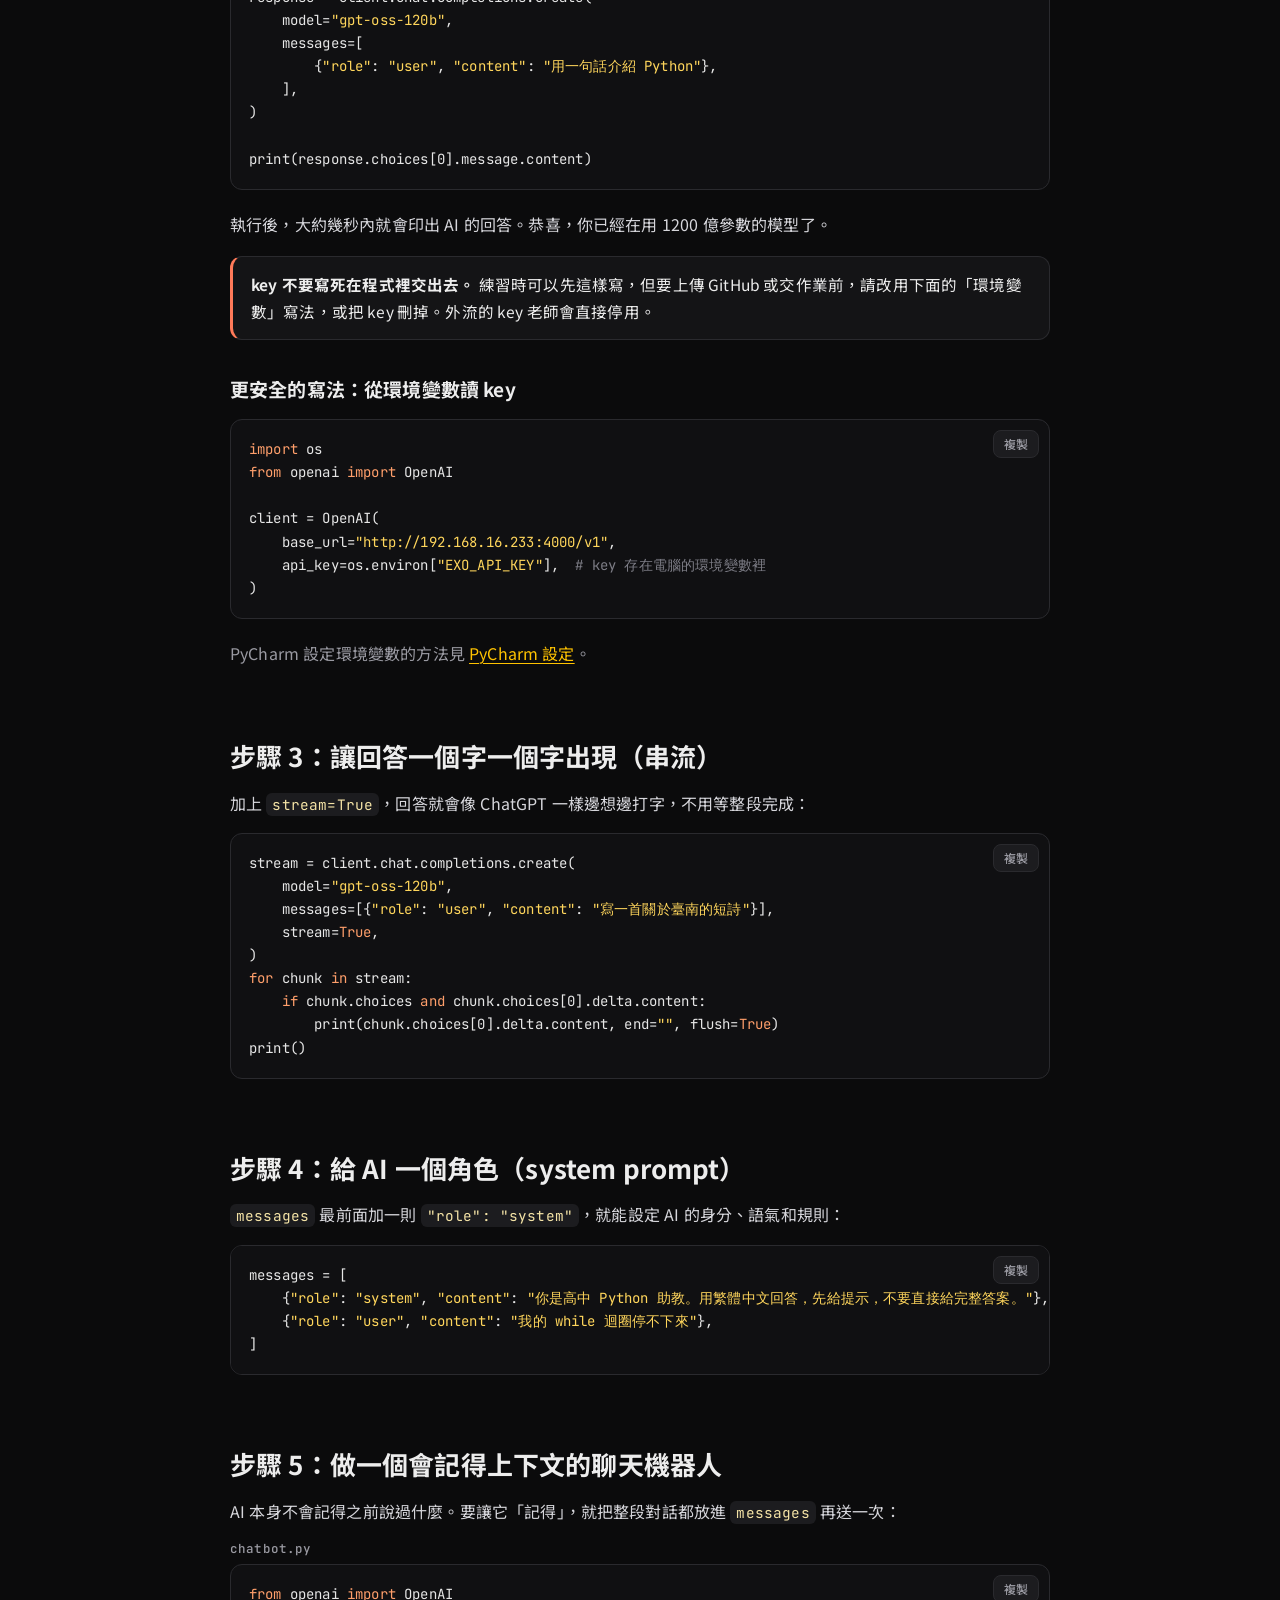
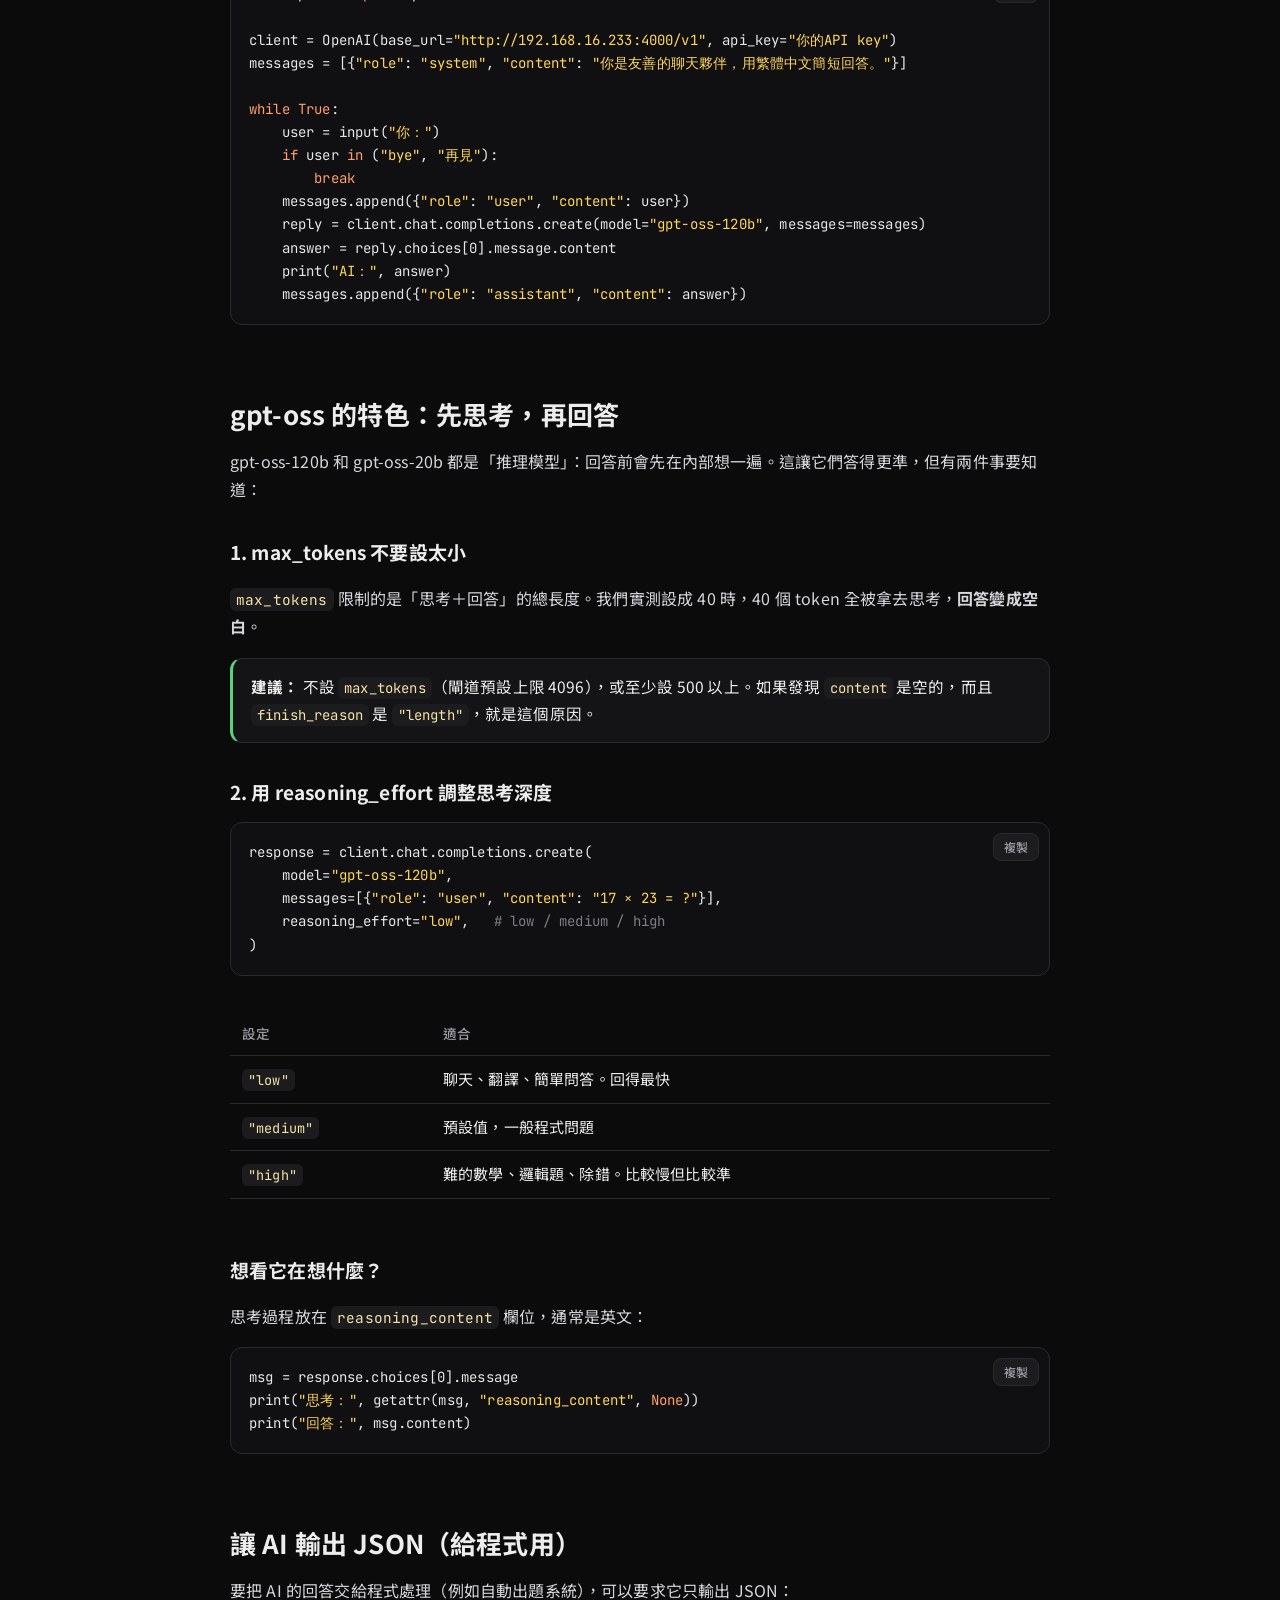
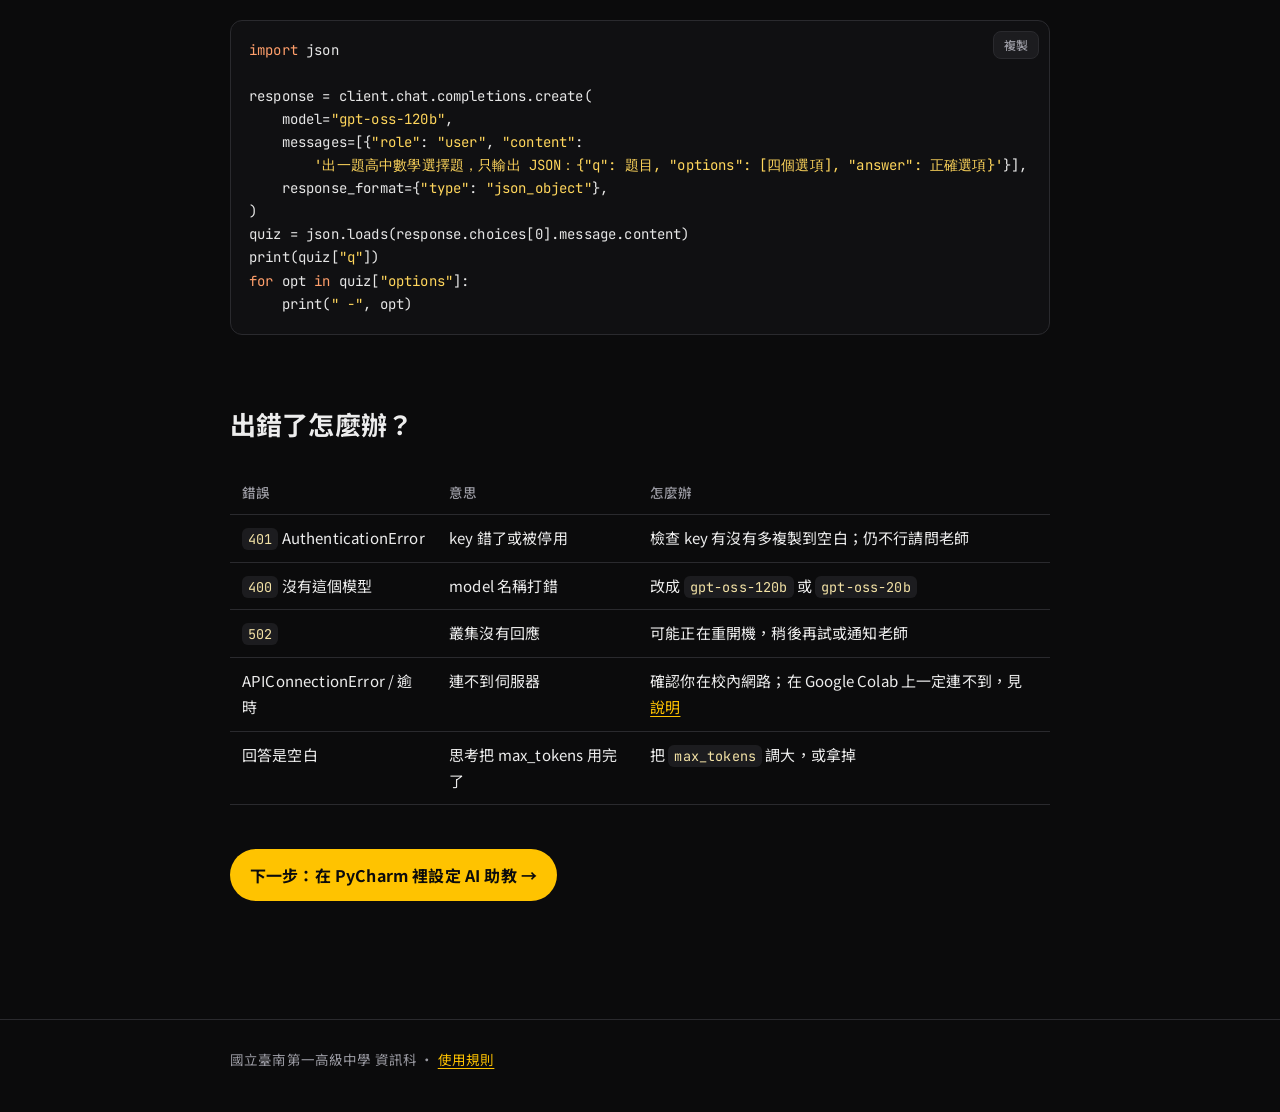
<file: start.html>
<!doctype html>
<html lang="zh-Hant">
<head>
<meta charset="utf-8">
<meta name="viewport" content="width=device-width, initial-scale=1">
<title>快速開始 · EXO-LLM</title>
<link rel="preconnect" href="https://fonts.googleapis.com">
<link rel="preconnect" href="https://fonts.gstatic.com" crossorigin>
<link href="https://fonts.googleapis.com/css2?family=JetBrains+Mono:wght@500;600&family=Noto+Sans+TC:wght@400;500;700&display=swap" rel="stylesheet">
<link rel="stylesheet" href="assets/site.css">
</head>
<body>
<nav class="nav"><div class="nav-in">
  <a class="brand" href="index.html"><b>EXO</b>-LLM @ TNFSH</a>
  <a class="l" href="index.html">認識叢集</a>
  <a class="l" href="start.html">快速開始</a>
  <a class="l" href="pycharm.html">PyCharm</a>
  <a class="l" href="colab.html">Colab 與 Jupyter</a>
  <a class="l" href="vibe.html">Vibe Coding 與專題</a>
  <a class="l" href="exambot.html">實作範例</a>
  <a class="l" href="faq.html">規則與 FAQ</a>
</div></nav>

<main class="wrap">
  <div class="eyebrow">Quick Start</div>
  <h1>5 分鐘寫出第一支 AI 程式</h1>
  <p class="lead">這台叢集的用法和 OpenAI 的 ChatGPT API 完全相同，所以我們直接用官方的 <code>openai</code> 套件，只是把網址換成校內的叢集。</p>

  <h2>你需要的三樣東西</h2>
  <div class="tbl"><table>
    <tr><th>項目</th><th>內容</th></tr>
    <tr><td>網址（base_url）</td><td><code>http://192.168.16.233:4000/v1</code>（只有校內網路連得到）</td></tr>
    <tr><td>模型名稱（model）</td><td><code>gpt-oss-120b</code>（品質好）或 <code>gpt-oss-20b</code>（速度快），見下表</td></tr>
    <tr><td>API key</td><td>向資訊老師申請，長得像 <code>sk-exo-</code> 開頭的一串亂碼</td></tr>
  </table></div>

  <h3>要用哪個模型？</h3>
  <div class="tbl"><table>
    <tr><th>模型</th><th>什麼時候用</th></tr>
    <tr><td><code>gpt-oss-120b</code></td><td>專題、難的程式或數學題、需要答得準的應用。下面的範例都用它</td></tr>
    <tr><td><code>gpt-oss-20b</code></td><td>上課全班同時練習、聊天、簡單問答，或程式要呼叫很多次的時候。比較快，但比較容易答錯</td></tr>
  </table></div>
  <p class="muted">兩個模型跑在不同的電腦上，用法一模一樣，只要改 <code>model</code>。先用 20b 把程式寫通，再換 120b 提升品質，是很好的習慣。</p>

  <h2>步驟 1：安裝 openai 套件</h2>
  <p>在終端機（Windows 是「命令提示字元」或 PowerShell）輸入：</p>
  <pre><code>pip install openai</code></pre>
  <p class="muted">用 PyCharm 的同學也可以在 PyCharm 下方的 Terminal 分頁輸入同一行，或看 <a href="pycharm.html">PyCharm 設定</a>。</p>

  <h2>步驟 2：第一支程式</h2>
  <p>建立一個 <code>hello_ai.py</code>，把 <code>你的API key</code> 換成老師給你的 key：</p>
  <div class="file">hello_ai.py</div>
  <pre><code><span class="k">from</span> openai <span class="k">import</span> OpenAI

client = OpenAI(
    base_url=<span class="s">"http://192.168.16.233:4000/v1"</span>,
    api_key=<span class="s">"你的API key"</span>,
)

response = client.chat.completions.create(
    model=<span class="s">"gpt-oss-120b"</span>,
    messages=[
        {<span class="s">"role"</span>: <span class="s">"user"</span>, <span class="s">"content"</span>: <span class="s">"用一句話介紹 Python"</span>},
    ],
)

print(response.choices[0].message.content)</code></pre>
  <p>執行後，大約幾秒內就會印出 AI 的回答。恭喜，你已經在用 1200 億參數的模型了。</p>
  <div class="warn"><b>key 不要寫死在程式裡交出去。</b> 練習時可以先這樣寫，但要上傳 GitHub 或交作業前，請改用下面的「環境變數」寫法，或把 key 刪掉。外流的 key 老師會直接停用。</div>

  <h3>更安全的寫法：從環境變數讀 key</h3>
  <pre><code><span class="k">import</span> os
<span class="k">from</span> openai <span class="k">import</span> OpenAI

client = OpenAI(
    base_url=<span class="s">"http://192.168.16.233:4000/v1"</span>,
    api_key=os.environ[<span class="s">"EXO_API_KEY"</span>],  <span class="c"># key 存在電腦的環境變數裡</span>
)</code></pre>
  <p class="muted">PyCharm 設定環境變數的方法見 <a href="pycharm.html#env">PyCharm 設定</a>。</p>

  <h2>步驟 3：讓回答一個字一個字出現（串流）</h2>
  <p>加上 <code>stream=True</code>，回答就會像 ChatGPT 一樣邊想邊打字，不用等整段完成：</p>
  <pre><code>stream = client.chat.completions.create(
    model=<span class="s">"gpt-oss-120b"</span>,
    messages=[{<span class="s">"role"</span>: <span class="s">"user"</span>, <span class="s">"content"</span>: <span class="s">"寫一首關於臺南的短詩"</span>}],
    stream=<span class="k">True</span>,
)
<span class="k">for</span> chunk <span class="k">in</span> stream:
    <span class="k">if</span> chunk.choices <span class="k">and</span> chunk.choices[0].delta.content:
        print(chunk.choices[0].delta.content, end=<span class="s">""</span>, flush=<span class="k">True</span>)
print()</code></pre>

  <h2>步驟 4：給 AI 一個角色（system prompt）</h2>
  <p><code>messages</code> 最前面加一則 <code>"role": "system"</code>，就能設定 AI 的身分、語氣和規則：</p>
  <pre><code>messages = [
    {<span class="s">"role"</span>: <span class="s">"system"</span>, <span class="s">"content"</span>: <span class="s">"你是高中 Python 助教。用繁體中文回答，先給提示，不要直接給完整答案。"</span>},
    {<span class="s">"role"</span>: <span class="s">"user"</span>, <span class="s">"content"</span>: <span class="s">"我的 while 迴圈停不下來"</span>},
]</code></pre>

  <h2>步驟 5：做一個會記得上下文的聊天機器人</h2>
  <p>AI 本身不會記得之前說過什麼。要讓它「記得」，就把整段對話都放進 <code>messages</code> 再送一次：</p>
  <div class="file">chatbot.py</div>
  <pre><code><span class="k">from</span> openai <span class="k">import</span> OpenAI

client = OpenAI(base_url=<span class="s">"http://192.168.16.233:4000/v1"</span>, api_key=<span class="s">"你的API key"</span>)
messages = [{<span class="s">"role"</span>: <span class="s">"system"</span>, <span class="s">"content"</span>: <span class="s">"你是友善的聊天夥伴，用繁體中文簡短回答。"</span>}]

<span class="k">while</span> <span class="k">True</span>:
    user = input(<span class="s">"你："</span>)
    <span class="k">if</span> user <span class="k">in</span> (<span class="s">"bye"</span>, <span class="s">"再見"</span>):
        <span class="k">break</span>
    messages.append({<span class="s">"role"</span>: <span class="s">"user"</span>, <span class="s">"content"</span>: user})
    reply = client.chat.completions.create(model=<span class="s">"gpt-oss-120b"</span>, messages=messages)
    answer = reply.choices[0].message.content
    print(<span class="s">"AI："</span>, answer)
    messages.append({<span class="s">"role"</span>: <span class="s">"assistant"</span>, <span class="s">"content"</span>: answer})</code></pre>

  <h2>gpt-oss 的特色：先思考，再回答</h2>
  <p>gpt-oss-120b 和 gpt-oss-20b 都是「推理模型」：回答前會先在內部想一遍。這讓它們答得更準，但有兩件事要知道：</p>

  <h3>1. max_tokens 不要設太小</h3>
  <p><code>max_tokens</code> 限制的是「思考＋回答」的總長度。我們實測設成 40 時，40 個 token 全被拿去思考，<b>回答變成空白</b>。</p>
  <div class="tip"><b>建議：</b> 不設 <code>max_tokens</code>（閘道預設上限 4096），或至少設 500 以上。如果發現 <code>content</code> 是空的，而且 <code>finish_reason</code> 是 <code>"length"</code>，就是這個原因。</div>

  <h3>2. 用 reasoning_effort 調整思考深度</h3>
  <pre><code>response = client.chat.completions.create(
    model=<span class="s">"gpt-oss-120b"</span>,
    messages=[{<span class="s">"role"</span>: <span class="s">"user"</span>, <span class="s">"content"</span>: <span class="s">"17 × 23 = ?"</span>}],
    reasoning_effort=<span class="s">"low"</span>,   <span class="c"># low / medium / high</span>
)</code></pre>
  <div class="tbl"><table>
    <tr><th>設定</th><th>適合</th></tr>
    <tr><td><code>"low"</code></td><td>聊天、翻譯、簡單問答。回得最快</td></tr>
    <tr><td><code>"medium"</code></td><td>預設值，一般程式問題</td></tr>
    <tr><td><code>"high"</code></td><td>難的數學、邏輯題、除錯。比較慢但比較準</td></tr>
  </table></div>

  <h3>想看它在想什麼？</h3>
  <p>思考過程放在 <code>reasoning_content</code> 欄位，通常是英文：</p>
  <pre><code>msg = response.choices[0].message
print(<span class="s">"思考："</span>, getattr(msg, <span class="s">"reasoning_content"</span>, <span class="k">None</span>))
print(<span class="s">"回答："</span>, msg.content)</code></pre>

  <h2>讓 AI 輸出 JSON（給程式用）</h2>
  <p>要把 AI 的回答交給程式處理（例如自動出題系統），可以要求它只輸出 JSON：</p>
  <pre><code><span class="k">import</span> json

response = client.chat.completions.create(
    model=<span class="s">"gpt-oss-120b"</span>,
    messages=[{<span class="s">"role"</span>: <span class="s">"user"</span>, <span class="s">"content"</span>:
        <span class="s">'出一題高中數學選擇題，只輸出 JSON：{"q": 題目, "options": [四個選項], "answer": 正確選項}'</span>}],
    response_format={<span class="s">"type"</span>: <span class="s">"json_object"</span>},
)
quiz = json.loads(response.choices[0].message.content)
print(quiz[<span class="s">"q"</span>])
<span class="k">for</span> opt <span class="k">in</span> quiz[<span class="s">"options"</span>]:
    print(<span class="s">" -"</span>, opt)</code></pre>

  <h2>出錯了怎麼辦？</h2>
  <div class="tbl"><table>
    <tr><th>錯誤</th><th>意思</th><th>怎麼辦</th></tr>
    <tr><td><code>401</code> AuthenticationError</td><td>key 錯了或被停用</td><td>檢查 key 有沒有多複製到空白；仍不行請問老師</td></tr>
    <tr><td><code>400</code> 沒有這個模型</td><td>model 名稱打錯</td><td>改成 <code>gpt-oss-120b</code> 或 <code>gpt-oss-20b</code></td></tr>
    <tr><td><code>502</code></td><td>叢集沒有回應</td><td>可能正在重開機，稍後再試或通知老師</td></tr>
    <tr><td>APIConnectionError / 逾時</td><td>連不到伺服器</td><td>確認你在校內網路；在 Google Colab 上一定連不到，見 <a href="colab.html">說明</a></td></tr>
    <tr><td>回答是空白</td><td>思考把 max_tokens 用完了</td><td>把 <code>max_tokens</code> 調大，或拿掉</td></tr>
  </table></div>

  <p><a class="btn" href="pycharm.html">下一步：在 PyCharm 裡設定 AI 助教 →</a></p>
</main>

<footer><div class="wrap">國立臺南第一高級中學 資訊科 · <a href="faq.html">使用規則</a></div></footer>
<script src="assets/site.js"></script>
</body>
</html>
</file>
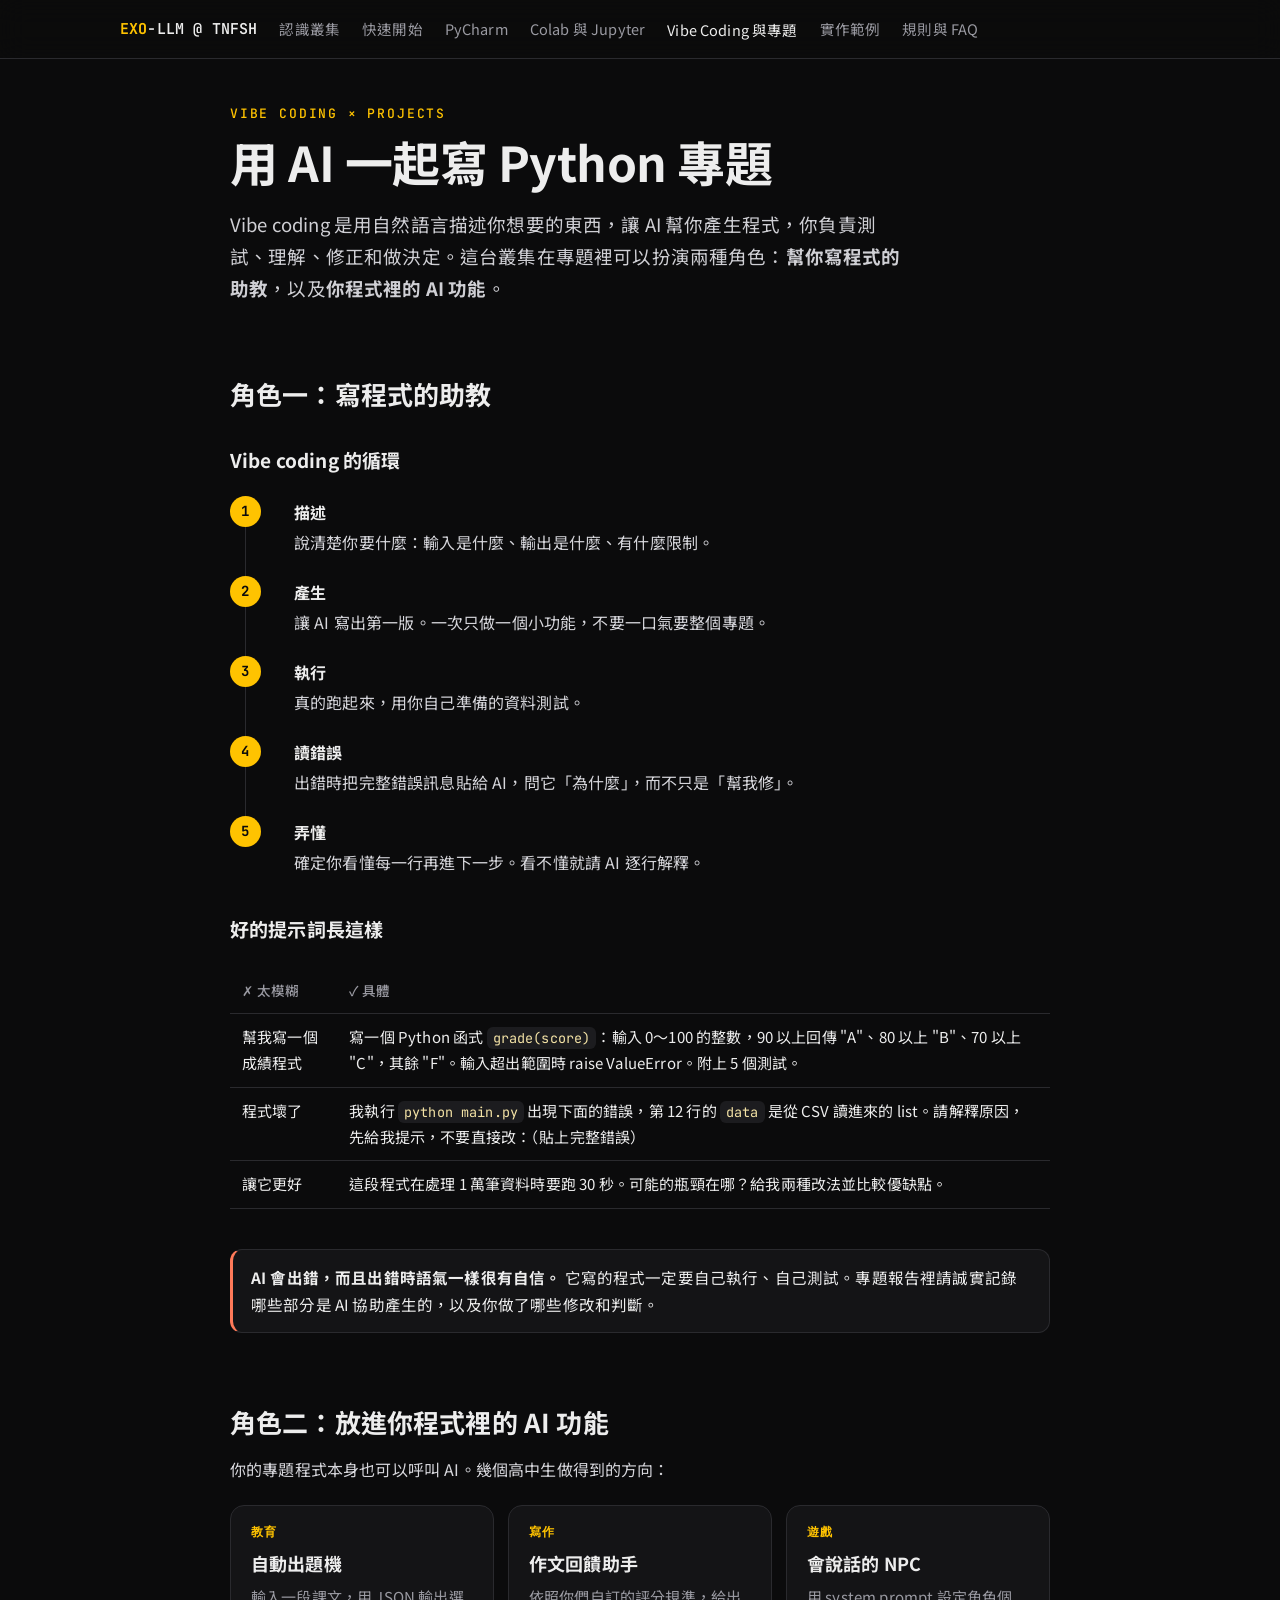
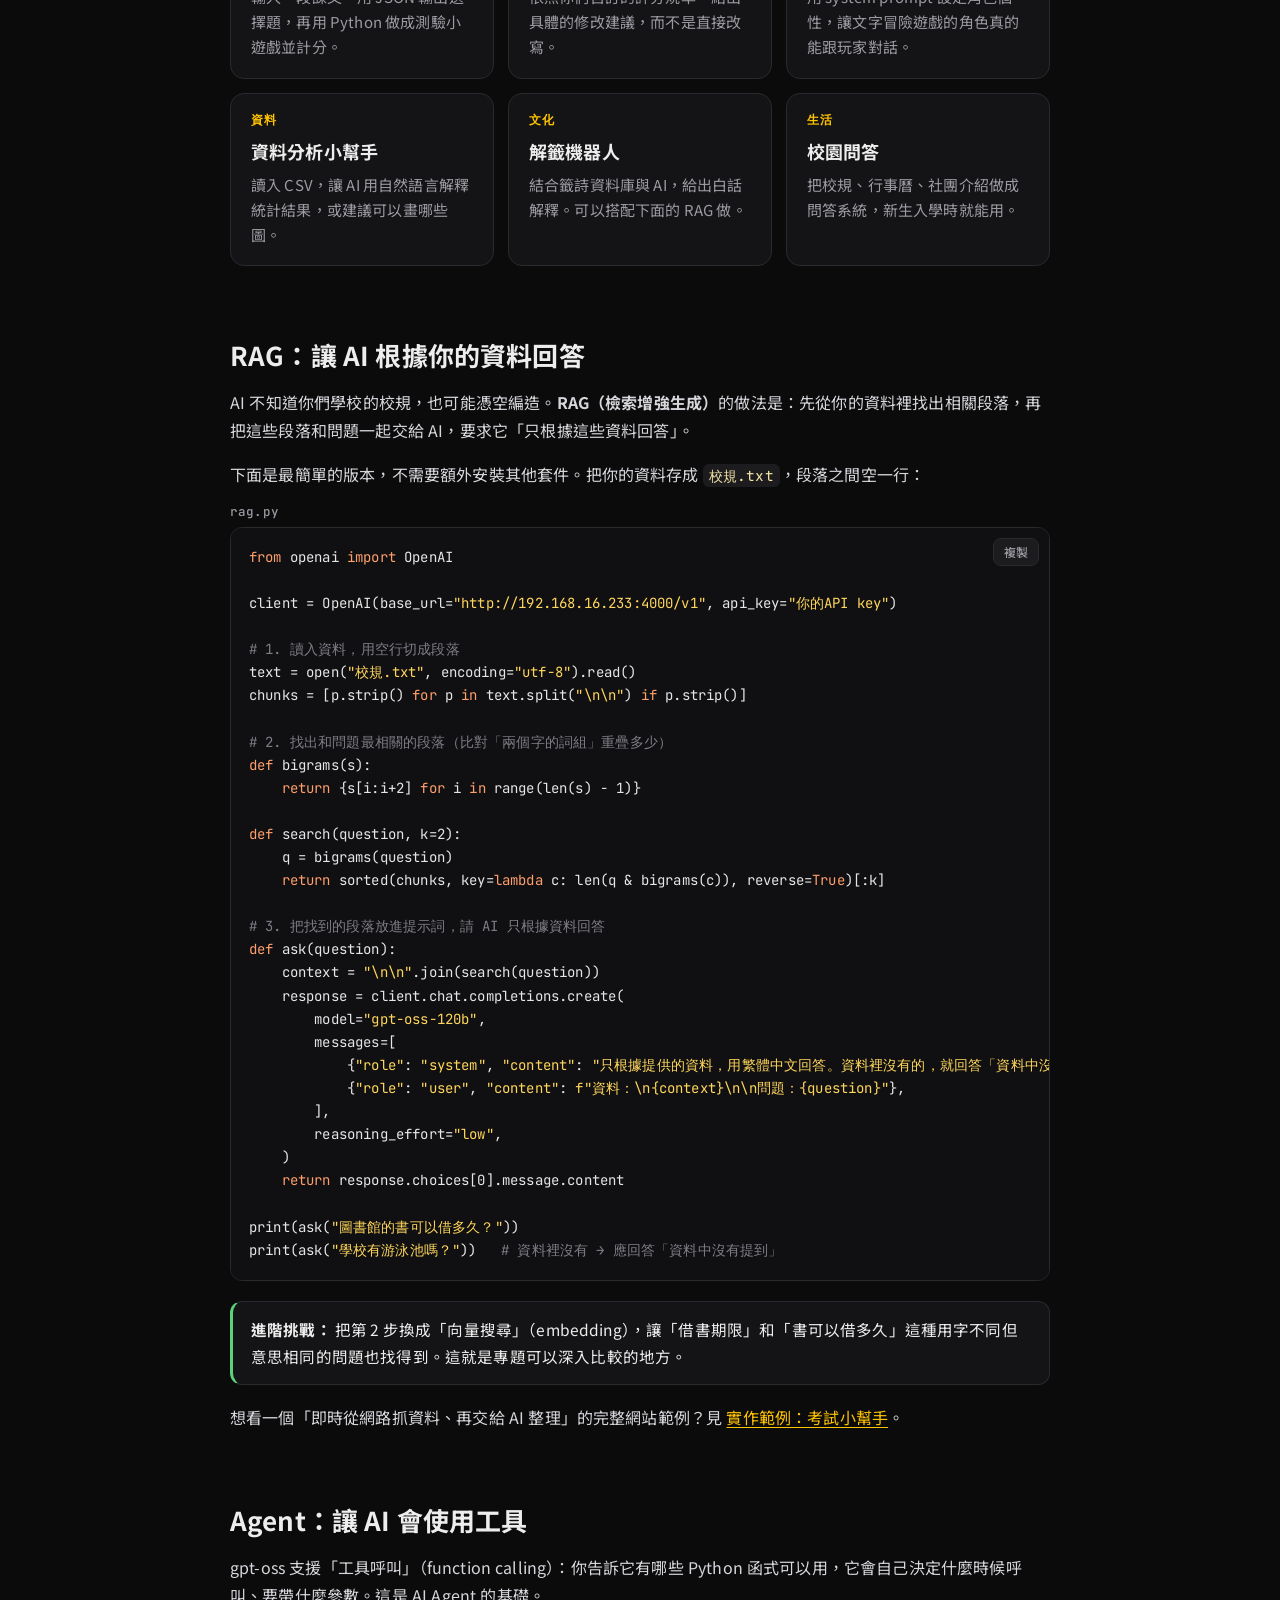
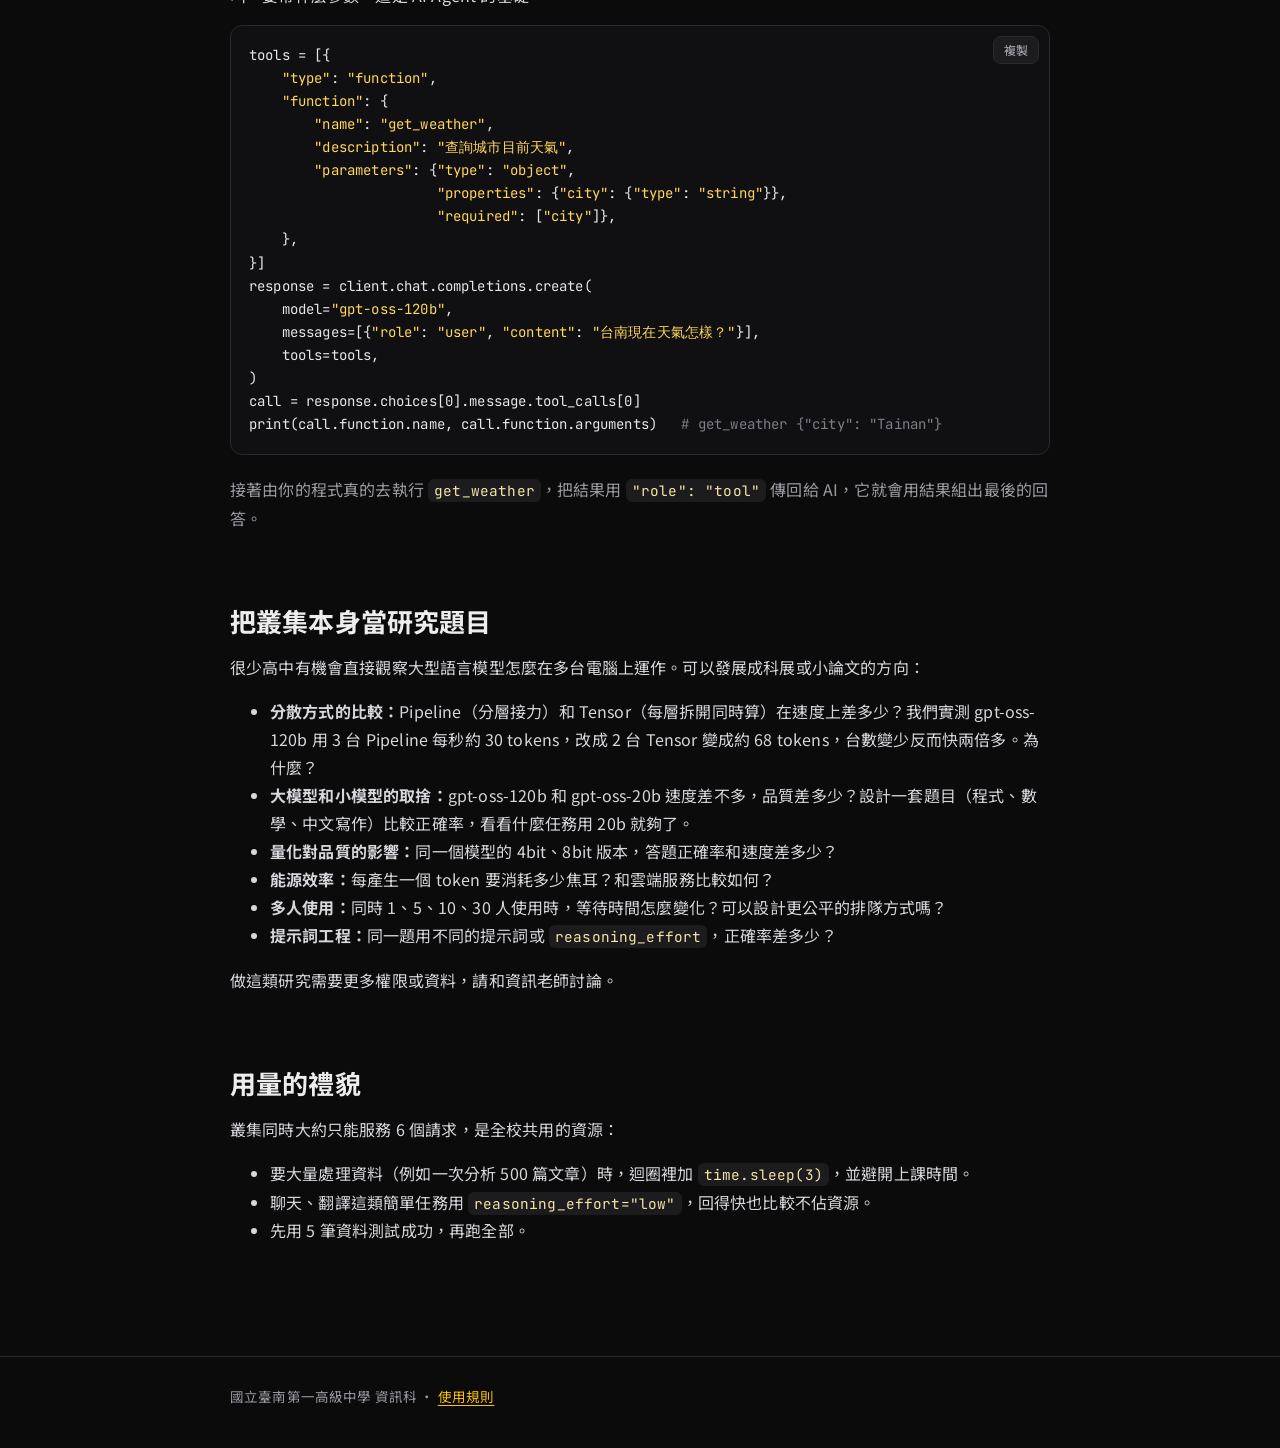
<file: vibe.html>
<!doctype html>
<html lang="zh-Hant">
<head>
<meta charset="utf-8">
<meta name="viewport" content="width=device-width, initial-scale=1">
<title>Vibe Coding 與專題 · EXO-LLM</title>
<link rel="preconnect" href="https://fonts.googleapis.com">
<link rel="preconnect" href="https://fonts.gstatic.com" crossorigin>
<link href="https://fonts.googleapis.com/css2?family=JetBrains+Mono:wght@500;600&family=Noto+Sans+TC:wght@400;500;700&display=swap" rel="stylesheet">
<link rel="stylesheet" href="assets/site.css">
</head>
<body>
<nav class="nav"><div class="nav-in">
  <a class="brand" href="index.html"><b>EXO</b>-LLM @ TNFSH</a>
  <a class="l" href="index.html">認識叢集</a>
  <a class="l" href="start.html">快速開始</a>
  <a class="l" href="pycharm.html">PyCharm</a>
  <a class="l" href="colab.html">Colab 與 Jupyter</a>
  <a class="l" href="vibe.html">Vibe Coding 與專題</a>
  <a class="l" href="exambot.html">實作範例</a>
  <a class="l" href="faq.html">規則與 FAQ</a>
</div></nav>

<main class="wrap">
  <div class="eyebrow">Vibe Coding × Projects</div>
  <h1>用 AI 一起寫 Python 專題</h1>
  <p class="lead">Vibe coding 是用自然語言描述你想要的東西，讓 AI 幫你產生程式，你負責測試、理解、修正和做決定。這台叢集在專題裡可以扮演兩種角色：<b>幫你寫程式的助教</b>，以及<b>你程式裡的 AI 功能</b>。</p>

  <h2 id="coding">角色一：寫程式的助教</h2>
  <h3>Vibe coding 的循環</h3>
  <ol class="steps">
    <li><b>描述</b>說清楚你要什麼：輸入是什麼、輸出是什麼、有什麼限制。</li>
    <li><b>產生</b>讓 AI 寫出第一版。一次只做一個小功能，不要一口氣要整個專題。</li>
    <li><b>執行</b>真的跑起來，用你自己準備的資料測試。</li>
    <li><b>讀錯誤</b>出錯時把完整錯誤訊息貼給 AI，問它「為什麼」，而不只是「幫我修」。</li>
    <li><b>弄懂</b>確定你看懂每一行再進下一步。看不懂就請 AI 逐行解釋。</li>
  </ol>

  <h3>好的提示詞長這樣</h3>
  <div class="tbl"><table>
    <tr><th>✗ 太模糊</th><th>✓ 具體</th></tr>
    <tr><td>幫我寫一個成績程式</td><td>寫一個 Python 函式 <code>grade(score)</code>：輸入 0～100 的整數，90 以上回傳 "A"、80 以上 "B"、70 以上 "C"，其餘 "F"。輸入超出範圍時 raise ValueError。附上 5 個測試。</td></tr>
    <tr><td>程式壞了</td><td>我執行 <code>python main.py</code> 出現下面的錯誤，第 12 行的 <code>data</code> 是從 CSV 讀進來的 list。請解釋原因，先給我提示，不要直接改：（貼上完整錯誤）</td></tr>
    <tr><td>讓它更好</td><td>這段程式在處理 1 萬筆資料時要跑 30 秒。可能的瓶頸在哪？給我兩種改法並比較優缺點。</td></tr>
  </table></div>

  <div class="warn"><b>AI 會出錯，而且出錯時語氣一樣很有自信。</b> 它寫的程式一定要自己執行、自己測試。專題報告裡請誠實記錄哪些部分是 AI 協助產生的，以及你做了哪些修改和判斷。</div>

  <h2 id="app">角色二：放進你程式裡的 AI 功能</h2>
  <p>你的專題程式本身也可以呼叫 AI。幾個高中生做得到的方向：</p>
  <div class="grid">
    <div class="card"><div class="k">教育</div><h3>自動出題機</h3><p>輸入一段課文，用 JSON 輸出選擇題，再用 Python 做成測驗小遊戲並計分。</p></div>
    <div class="card"><div class="k">寫作</div><h3>作文回饋助手</h3><p>依照你們自訂的評分規準，給出具體的修改建議，而不是直接改寫。</p></div>
    <div class="card"><div class="k">遊戲</div><h3>會說話的 NPC</h3><p>用 system prompt 設定角色個性，讓文字冒險遊戲的角色真的能跟玩家對話。</p></div>
    <div class="card"><div class="k">資料</div><h3>資料分析小幫手</h3><p>讀入 CSV，讓 AI 用自然語言解釋統計結果，或建議可以畫哪些圖。</p></div>
    <div class="card"><div class="k">文化</div><h3>解籤機器人</h3><p>結合籤詩資料庫與 AI，給出白話解釋。可以搭配下面的 RAG 做。</p></div>
    <div class="card"><div class="k">生活</div><h3>校園問答</h3><p>把校規、行事曆、社團介紹做成問答系統，新生入學時就能用。</p></div>
  </div>

  <h2 id="rag">RAG：讓 AI 根據你的資料回答</h2>
  <p>AI 不知道你們學校的校規，也可能憑空編造。<b>RAG（檢索增強生成）</b>的做法是：先從你的資料裡找出相關段落，再把這些段落和問題一起交給 AI，要求它「只根據這些資料回答」。</p>
  <p>下面是最簡單的版本，不需要額外安裝其他套件。把你的資料存成 <code>校規.txt</code>，段落之間空一行：</p>
  <div class="file">rag.py</div>
  <pre><code><span class="k">from</span> openai <span class="k">import</span> OpenAI

client = OpenAI(base_url=<span class="s">"http://192.168.16.233:4000/v1"</span>, api_key=<span class="s">"你的API key"</span>)

<span class="c"># 1. 讀入資料，用空行切成段落</span>
text = open(<span class="s">"校規.txt"</span>, encoding=<span class="s">"utf-8"</span>).read()
chunks = [p.strip() <span class="k">for</span> p <span class="k">in</span> text.split(<span class="s">"\n\n"</span>) <span class="k">if</span> p.strip()]

<span class="c"># 2. 找出和問題最相關的段落（比對「兩個字的詞組」重疊多少）</span>
<span class="k">def</span> bigrams(s):
    <span class="k">return</span> {s[i:i+2] <span class="k">for</span> i <span class="k">in</span> range(len(s) - 1)}

<span class="k">def</span> search(question, k=2):
    q = bigrams(question)
    <span class="k">return</span> sorted(chunks, key=<span class="k">lambda</span> c: len(q &amp; bigrams(c)), reverse=<span class="k">True</span>)[:k]

<span class="c"># 3. 把找到的段落放進提示詞，請 AI 只根據資料回答</span>
<span class="k">def</span> ask(question):
    context = <span class="s">"\n\n"</span>.join(search(question))
    response = client.chat.completions.create(
        model=<span class="s">"gpt-oss-120b"</span>,
        messages=[
            {<span class="s">"role"</span>: <span class="s">"system"</span>, <span class="s">"content"</span>: <span class="s">"只根據提供的資料，用繁體中文回答。資料裡沒有的，就回答「資料中沒有提到」。"</span>},
            {<span class="s">"role"</span>: <span class="s">"user"</span>, <span class="s">"content"</span>: <span class="s">f"資料：\n{context}\n\n問題：{question}"</span>},
        ],
        reasoning_effort=<span class="s">"low"</span>,
    )
    <span class="k">return</span> response.choices[0].message.content

print(ask(<span class="s">"圖書館的書可以借多久？"</span>))
print(ask(<span class="s">"學校有游泳池嗎？"</span>))   <span class="c"># 資料裡沒有 → 應回答「資料中沒有提到」</span></code></pre>
  <div class="tip"><b>進階挑戰：</b> 把第 2 步換成「向量搜尋」（embedding），讓「借書期限」和「書可以借多久」這種用字不同但意思相同的問題也找得到。這就是專題可以深入比較的地方。</div>
  <p>想看一個「即時從網路抓資料、再交給 AI 整理」的完整網站範例？見 <a href="exambot.html">實作範例：考試小幫手</a>。</p>

  <h2 id="agent">Agent：讓 AI 會使用工具</h2>
  <p>gpt-oss 支援「工具呼叫」（function calling）：你告訴它有哪些 Python 函式可以用，它會自己決定什麼時候呼叫、要帶什麼參數。這是 AI Agent 的基礎。</p>
  <pre><code>tools = [{
    <span class="s">"type"</span>: <span class="s">"function"</span>,
    <span class="s">"function"</span>: {
        <span class="s">"name"</span>: <span class="s">"get_weather"</span>,
        <span class="s">"description"</span>: <span class="s">"查詢城市目前天氣"</span>,
        <span class="s">"parameters"</span>: {<span class="s">"type"</span>: <span class="s">"object"</span>,
                       <span class="s">"properties"</span>: {<span class="s">"city"</span>: {<span class="s">"type"</span>: <span class="s">"string"</span>}},
                       <span class="s">"required"</span>: [<span class="s">"city"</span>]},
    },
}]
response = client.chat.completions.create(
    model=<span class="s">"gpt-oss-120b"</span>,
    messages=[{<span class="s">"role"</span>: <span class="s">"user"</span>, <span class="s">"content"</span>: <span class="s">"台南現在天氣怎樣？"</span>}],
    tools=tools,
)
call = response.choices[0].message.tool_calls[0]
print(call.function.name, call.function.arguments)   <span class="c"># get_weather {"city": "Tainan"}</span></code></pre>
  <p class="muted">接著由你的程式真的去執行 <code>get_weather</code>，把結果用 <code>"role": "tool"</code> 傳回給 AI，它就會用結果組出最後的回答。</p>

  <h2 id="research">把叢集本身當研究題目</h2>
  <p>很少高中有機會直接觀察大型語言模型怎麼在多台電腦上運作。可以發展成科展或小論文的方向：</p>
  <ul>
    <li><b>分散方式的比較：</b>Pipeline（分層接力）和 Tensor（每層拆開同時算）在速度上差多少？我們實測 gpt-oss-120b 用 3 台 Pipeline 每秒約 30 tokens，改成 2 台 Tensor 變成約 68 tokens，台數變少反而快兩倍多。為什麼？</li>
    <li><b>大模型和小模型的取捨：</b>gpt-oss-120b 和 gpt-oss-20b 速度差不多，品質差多少？設計一套題目（程式、數學、中文寫作）比較正確率，看看什麼任務用 20b 就夠了。</li>
    <li><b>量化對品質的影響：</b>同一個模型的 4bit、8bit 版本，答題正確率和速度差多少？</li>
    <li><b>能源效率：</b>每產生一個 token 要消耗多少焦耳？和雲端服務比較如何？</li>
    <li><b>多人使用：</b>同時 1、5、10、30 人使用時，等待時間怎麼變化？可以設計更公平的排隊方式嗎？</li>
    <li><b>提示詞工程：</b>同一題用不同的提示詞或 <code>reasoning_effort</code>，正確率差多少？</li>
  </ul>
  <p>做這類研究需要更多權限或資料，請和資訊老師討論。</p>

  <h2>用量的禮貌</h2>
  <p>叢集同時大約只能服務 6 個請求，是全校共用的資源：</p>
  <ul>
    <li>要大量處理資料（例如一次分析 500 篇文章）時，迴圈裡加 <code>time.sleep(3)</code>，並避開上課時間。</li>
    <li>聊天、翻譯這類簡單任務用 <code>reasoning_effort="low"</code>，回得快也比較不佔資源。</li>
    <li>先用 5 筆資料測試成功，再跑全部。</li>
  </ul>
</main>

<footer><div class="wrap">國立臺南第一高級中學 資訊科 · <a href="faq.html">使用規則</a></div></footer>
<script src="assets/site.js"></script>
</body>
</html>
</file>
<file: assets/site.css>
/* TNFSH EXO-LLM 教學網站 — 黑底黃光，呼應 EXO 介面 */
:root {
  color-scheme: dark;
  --bg: #0b0b0c;
  --surface: #141416;
  --raised: #1c1c1f;
  --line: #2a2a2e;
  --text: #ededed;
  --muted: #9a9aa2;
  --accent: #ffc300;
  --accent-ink: #0b0b0c;
  --accent-soft: rgba(255, 195, 0, .12);
  --ok: #5ad17a;
  --warn: #ff7a59;
  --mono: "JetBrains Mono", ui-monospace, "SF Mono", Menlo, Consolas, monospace;
  --sans: "Noto Sans TC", -apple-system, "PingFang TC", "Microsoft JhengHei", system-ui, sans-serif;
  --radius: 14px;
}
* { box-sizing: border-box; }
html { scroll-behavior: smooth; }
body {
  margin: 0; background: var(--bg); color: var(--text);
  font: 16px/1.75 var(--sans); letter-spacing: .01em;
  -webkit-font-smoothing: antialiased;
}
a { color: var(--accent); text-decoration-thickness: 1px; text-underline-offset: 3px; }
a:hover { text-decoration-thickness: 2px; }

/* 頂部導覽 */
.nav {
  position: sticky; top: 0; z-index: 10;
  background: rgba(11, 11, 12, .82); backdrop-filter: blur(14px);
  border-bottom: 1px solid var(--line);
}
.nav-in {
  max-width: 1080px; margin: 0 auto; padding: 0 20px;
  display: flex; align-items: center; gap: 22px; height: 58px; overflow-x: auto;
}
.brand { font: 600 15px/1 var(--mono); color: var(--text); text-decoration: none; white-space: nowrap; }
.brand b { color: var(--accent); }
.nav-in a.l { color: var(--muted); text-decoration: none; font-size: 14.5px; white-space: nowrap; }
.nav-in a.l:hover, .nav-in a.l[aria-current] { color: var(--text); }
.nav-in a.l[aria-current] { box-shadow: inset 0 -2px 0 var(--accent); padding-bottom: 17px; margin-bottom: -19px; }

.wrap { max-width: 860px; margin: 0 auto; padding: 48px 20px 96px; }
.wide { max-width: 1080px; }

/* 標題 */
.eyebrow { font: 500 13px/1 var(--mono); color: var(--accent); letter-spacing: .14em; text-transform: uppercase; }
h1 { font-size: clamp(32px, 5vw, 48px); line-height: 1.15; margin: 14px 0 16px; letter-spacing: -.01em; font-weight: 700; }
h2 { font-size: 26px; line-height: 1.3; margin: 64px 0 14px; padding-top: 8px; }
h3 { font-size: 19px; margin: 32px 0 8px; }
.lead { font-size: 18.5px; color: #cfcfd4; max-width: 680px; }
p, li { color: #d6d6db; }
.muted { color: var(--muted); }
hr { border: 0; border-top: 1px solid var(--line); margin: 56px 0; }

/* 卡片格 */
.grid { display: grid; gap: 14px; grid-template-columns: repeat(auto-fit, minmax(230px, 1fr)); margin: 22px 0; }
.card {
  background: var(--surface); border: 1px solid var(--line); border-radius: var(--radius);
  padding: 20px 20px 18px; text-decoration: none; color: inherit; display: block;
}
a.card:hover { border-color: #3a3a40; background: var(--raised); }
.card .k { font: 600 12px/1 var(--mono); color: var(--accent); letter-spacing: .1em; }
.card h3 { margin: 10px 0 6px; font-size: 18px; color: var(--text); }
.card p { margin: 0; font-size: 15px; color: var(--muted); line-height: 1.65; }

/* 數據 */
.stats { display: grid; grid-template-columns: repeat(auto-fit, minmax(150px, 1fr)); gap: 1px; background: var(--line);
  border: 1px solid var(--line); border-radius: var(--radius); overflow: hidden; margin: 22px 0; }
.stat { background: var(--surface); padding: 18px 18px 16px; }
.stat .v { font: 600 30px/1.1 var(--mono); color: var(--accent); }
.stat .v small { font-size: 14px; color: var(--muted); font-weight: 500; margin-left: 4px; }
.stat .d { font-size: 13.5px; color: var(--muted); margin-top: 6px; line-height: 1.5; }

/* 程式碼 */
pre, code { font-family: var(--mono); }
code { font-size: .9em; background: var(--raised); padding: 2px 6px; border-radius: 6px; color: #f4e3a6; }
pre {
  position: relative; background: #101012; border: 1px solid var(--line); border-radius: 12px;
  padding: 18px 18px; overflow-x: auto; font-size: 14px; line-height: 1.65; margin: 14px 0 20px;
}
pre code { background: none; padding: 0; color: #e6e6e6; font-size: inherit; }
pre .c { color: #7d7d86; }
pre .s { color: #ffd65c; }
pre .k { color: #ff9f6b; }
.copy {
  position: absolute; top: 10px; right: 10px; font: 500 12px/1 var(--sans);
  background: var(--raised); color: var(--muted); border: 1px solid var(--line); border-radius: 8px;
  padding: 7px 10px; cursor: pointer;
}
.copy:hover { color: var(--text); }
.file { font: 500 12.5px/1 var(--mono); color: var(--muted); margin: 18px 0 -6px; }

/* 提示框 */
.note, .warn, .tip {
  border-radius: 12px; padding: 14px 16px 14px 18px; margin: 18px 0; font-size: 15.5px;
  border: 1px solid var(--line); background: var(--surface); border-left: 3px solid var(--accent);
}
.warn { border-left-color: var(--warn); }
.tip { border-left-color: var(--ok); }
.note > :first-child, .warn > :first-child, .tip > :first-child { margin-top: 0; }
.note > :last-child, .warn > :last-child, .tip > :last-child { margin-bottom: 0; }
.note b:first-child, .warn b:first-child, .tip b:first-child { color: var(--text); }

/* 步驟 */
ol.steps { counter-reset: s; list-style: none; padding: 0; margin: 20px 0; }
ol.steps > li { counter-increment: s; position: relative; padding: 2px 0 20px 48px; border-left: 1px solid var(--line); margin-left: 15px; }
ol.steps > li:last-child { border-left-color: transparent; padding-bottom: 4px; }
ol.steps > li::before {
  content: counter(s); position: absolute; left: -16px; top: 0; width: 31px; height: 31px; border-radius: 50%;
  background: var(--accent); color: var(--accent-ink); font: 700 14px/31px var(--mono); text-align: center;
}
ol.steps > li > b:first-child { color: var(--text); display: block; margin-bottom: 2px; }

/* 表格 */
table { width: 100%; border-collapse: collapse; margin: 16px 0 22px; font-size: 15px; }
th, td { text-align: left; padding: 10px 12px; border-bottom: 1px solid var(--line); vertical-align: top; }
th { color: var(--muted); font-weight: 500; font-size: 13.5px; }
td code { white-space: nowrap; }
.tbl { overflow-x: auto; }

/* 照片 */
.photo { margin: 36px 0 8px; }
.photo img { width: 100%; height: auto; display: block; border-radius: var(--radius); border: 1px solid var(--line); aspect-ratio: 16 / 10; object-fit: cover; object-position: 50% 80%; }
.photo figcaption { color: var(--muted); font-size: 14px; margin-top: 10px; }

/* 架構圖 */
.diagram { background: var(--surface); border: 1px solid var(--line); border-radius: var(--radius); padding: 18px; margin: 22px 0; }
.diagram svg { width: 100%; height: auto; display: block; }

.btn {
  display: inline-block; background: var(--accent); color: var(--accent-ink); font-weight: 700;
  padding: 12px 20px; border-radius: 999px; text-decoration: none; margin: 6px 10px 6px 0;
}
.btn.ghost { background: transparent; color: var(--text); border: 1px solid #3a3a40; font-weight: 500; }
.btn:hover { text-decoration: none; filter: brightness(1.05); }

footer { border-top: 1px solid var(--line); color: var(--muted); font-size: 13.5px; }
footer .wrap { padding: 28px 20px 40px; }

@media (max-width: 640px) {
  .wrap { padding: 32px 16px 72px; }
  h2 { margin-top: 48px; font-size: 23px; }
  pre { font-size: 13px; padding: 14px; }
}
@media (prefers-reduced-motion: reduce) { html { scroll-behavior: auto; } }
[id] { scroll-margin-top: 76px; }
</file>
